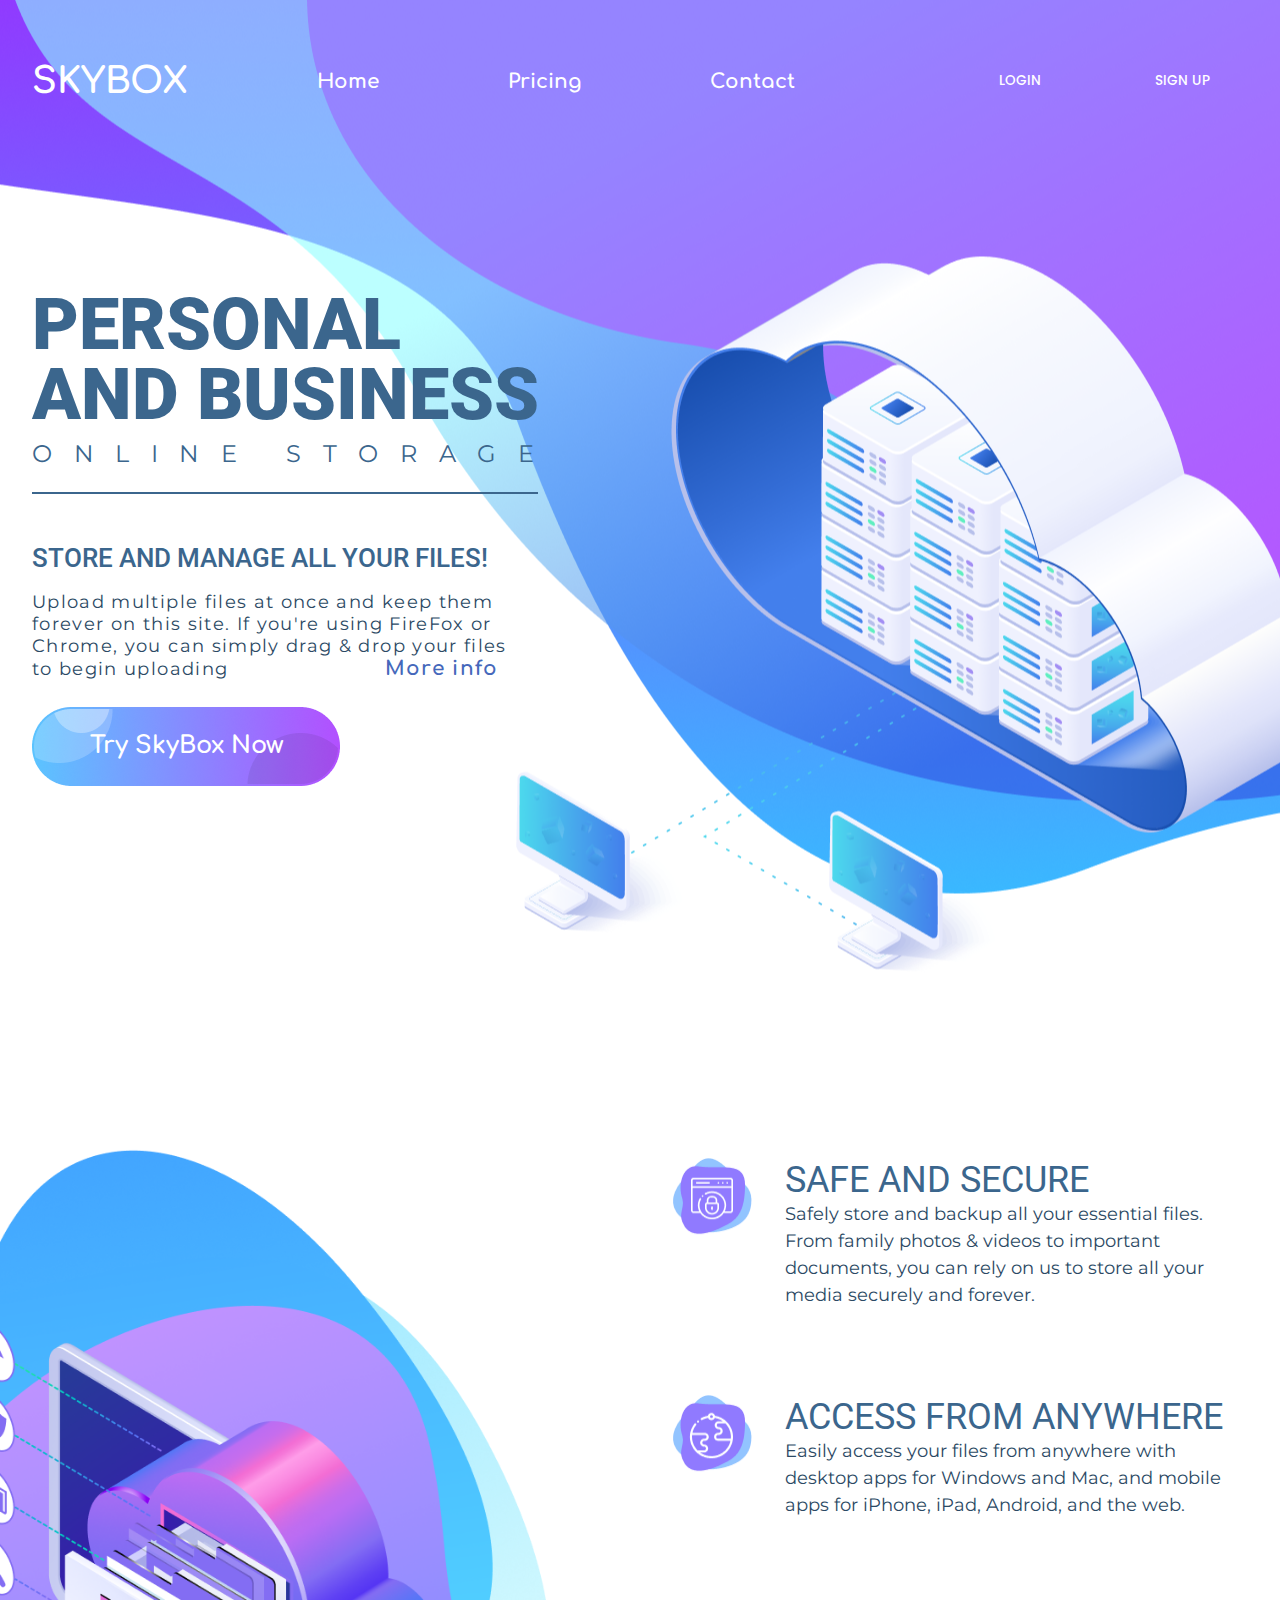
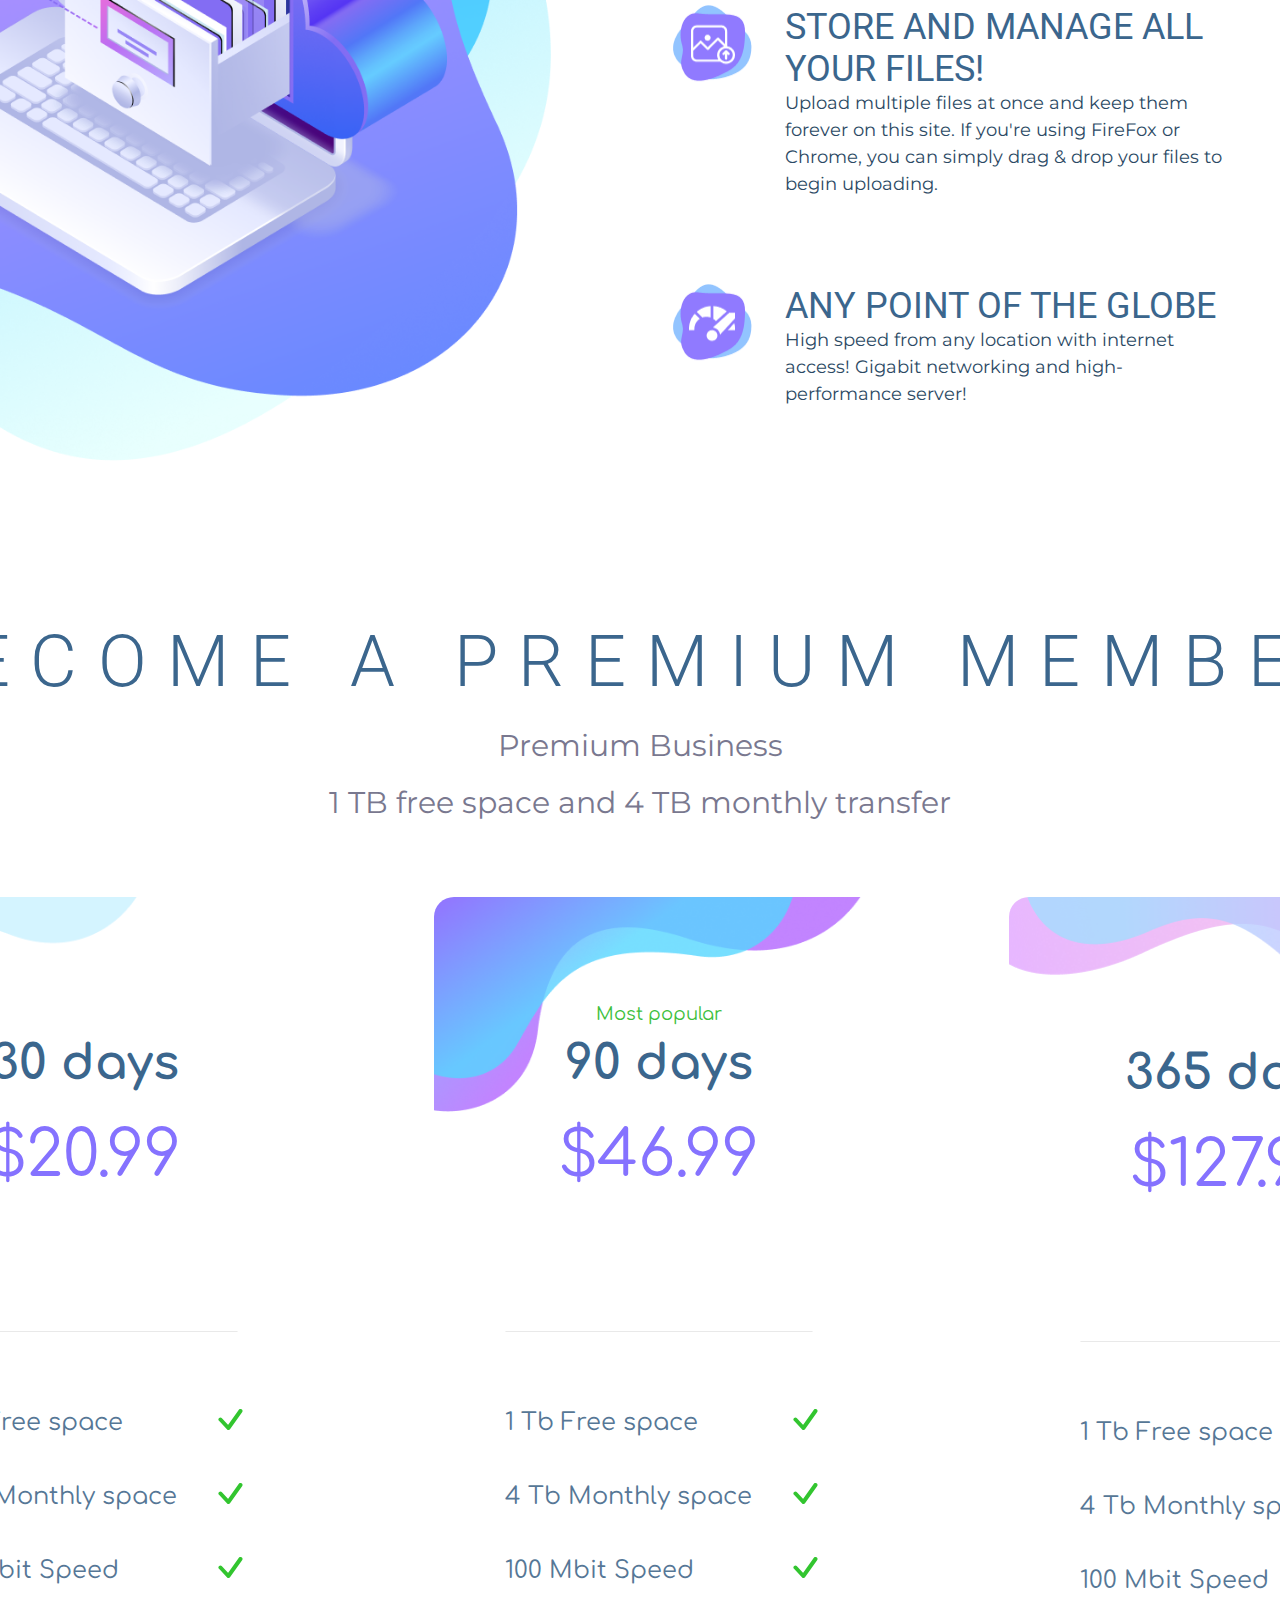
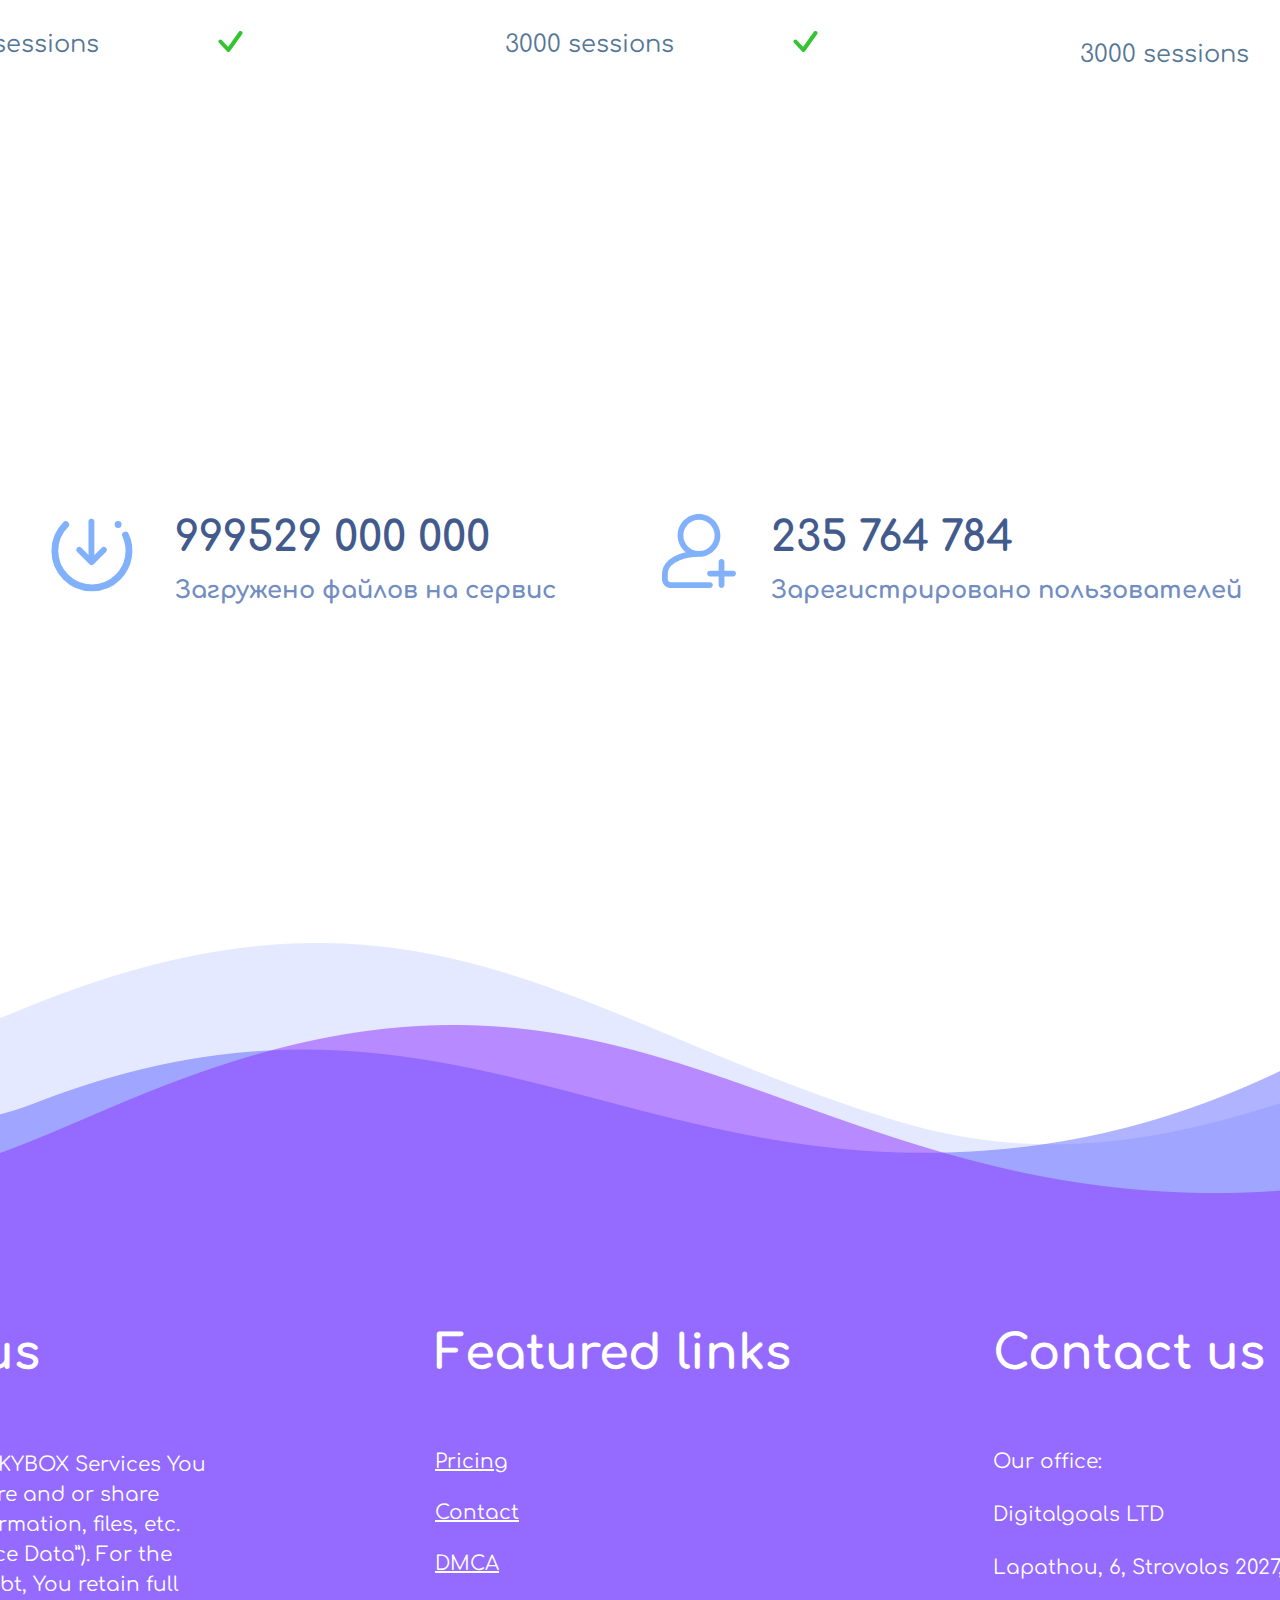
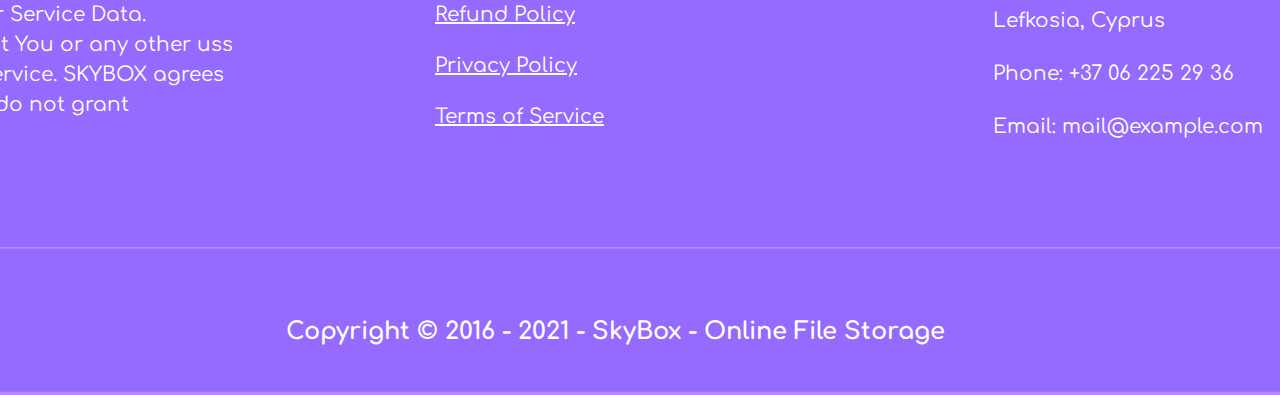
<file: index.html>
<!DOCTYPE html>
<html lang="en">
<head>
    <meta charset="UTF-8">
    <meta http-equiv="X-UA-Compatible" content="IE=edge">
    <meta name="viewport" content="width=device-width, initial-scale=1.0">
    <title>SKY-cloud</title>
    <link rel="stylesheet" href="assets/css/style.css">
</head>
<body class="IndexHTML">
<!--Header-->
    <section class="Sec1">
        <header>
            <a href="index.html"><p class="LogoName">skybox</p></a>
            <a href="index.html">Home</a>
            <a href="Price.html">Pricing</a>
            <a href="Contact.html">Contact</a>
            <div>
                <a href="Login.html">login</a>
                <a href="Register.html">sign up</a>
            </div>
        </header>
        <div class="Sec1Div">
            <h2 class="Roboto">Personal and Business</h2>
            <p class="Mont" style="text-transform: uppercase; letter-spacing: 0.9em; color: #3B668D; font-weight: 400; font-size: 24px; margin-bottom: 12px;">Online storage</p>
            <img src="assets/images/index/LineSec1.png" alt="error">
            <p class="Roboto" style="text-transform: uppercase; color:#3B668D; font-size: 26px; font-weight: 500; line-height: 156%; margin-top: 40px; margin-bottom: 13px;">STORE AND MANAGE ALL YOUR Files!</p>
            <p class="Mont" style="width: 484px; font-size: 18px; color: #2b4964; font-weight: 400; letter-spacing: 0.075em; margin-bottom: 27px;">Upload multiple files at once and keep them forever on this site. If you're using FireFox or Chrome, you can simply drag & drop your files to begin uploading <a href="FAQ.html" style="margin-left: 150px; color: #4568bb; font-size: 20px; font-weight: 700;" class="Comfort MoreInfo">More info</a></p>
            <a href="Register.html" class="Button">Try SkyBox Now</a>
        </div>
    </section>
<!--Sec2-->
    <section class="Sec2">
        <div class="Sec2Div">
            <img src="assets/images/index/Sec2Bg.png" alt="error" style="margin-left: 50px; width: 937px; height: 1028px;">
            <div>
                <div style="display: flex; margin-top: 40px;">
                    <img src="assets/images/index/SafeAndSecureIcon.png" alt="error">
                    <div>
                        <h4 style="text-transform: uppercase; font-size: 36px; color: #3B668D; font-weight: 400;" class="Roboto">SAFE AND SECURE</h4>
                        <p class="Mont" style="width: 421px;">Safely store and backup all your essential files. From family photos & videos to important documents, you can rely on us to store all your media securely and forever.</p>
                    </div>
                </div>
                <div style="display: flex;">
                    <img src="assets/images/index/AccessFromAnywhere.png" alt="error">
                    <div>
                        <h4 style="text-transform: uppercase; font-size: 36px; color: #3B668D; font-weight: 400;" class="Roboto">Access from anywhere</h4>
                        <p class="Mont" style="width: 438px;">Easily access your files from anywhere with desktop apps for Windows and Mac, and mobile apps for iPhone, iPad, Android, and the web.</p>
                    </div>
                </div>
                <div style="display: flex;">
                    <img src="assets/images/index/StoreAndManage.png" alt="error">
                    <div>
                        <h4 style="text-transform: uppercase; font-size: 36px; color: #3B668D; font-weight: 400;" class="Roboto">STORE AND MANAGE ALL YOUR FILES!</h4>
                        <p class="Mont" style="width: 438px;">Upload multiple files at once and keep them forever on this site. If you're using FireFox or Chrome, you can simply drag & drop your files to begin uploading.</p>
                    </div>
                </div>
                <div style="display: flex;">
                    <img src="assets/images/index/AnyPointGlobe.png" alt="error">
                    <div>
                        <h4 style="text-transform: uppercase; font-size: 36px; color: #3B668D; font-weight: 400;" class="Roboto">Any point of the globe</h4>
                        <p class="Mont" style="width: 396px;">High speed from any location with internet access! Gigabit networking and high-performance server!</p>
                    </div>
                </div>
            </div>
        </div>
    </section>
<!--Sec3-->
    <section class="Sec3">
        <div class="Sec3Div">
            <h2 style="text-transform: uppercase; color: #3B668D; font-size: 72px; font-weight: 300; letter-spacing: 0.285em;" class="Roboto">Become a PREMIUM MEMBER</h2>
            <p class="Mont FirstPSec3">Premium Business</p>
            <p class="Mont FirstPSec3">1 TB free space and 4 TB monthly transfer</p>
            <div class="RowSec3Div">
                <img src="assets/images/index/Sec3Bg.png" alt="error" style="margin-top: 50px; height: 854px;">
                <div style="width: 1600px; display: flex; justify-content: space-between; margin-left: -170px">
                    <div class="MemberShipFirstCard">
                        <img src="assets/images/index/FirstMembershipBg.png" alt="error" style="border-top-left-radius: 20px;" class="MemberShipTopFirst">
                        <h3 class="Comfort" style="font-size: 48px; font-weight: 700; color: #3B668D;">30 days</h3>
                        <h2 class="Comfort" style="color: #8572FF; font-size: 64px; font-weight: 400; margin-top: 30px;">$20.99</h2>
                        <img src="assets/images/index/SmallLineMembership.png" alt="error" style="width: 308px; height: 1px; align-self: center; margin: 117px 0 77px 0;">
                        <ul>
                            <li>1 Tb Free space</li>
                            <li>4 Tb Monthly space</li>
                            <li>100 Mbit Speed</li>
                            <li>3000 sessions</li>
                        </ul>
                        <a href="Profile.html" class="Sec3Button">Sing Up</a>
                        <p class="MoneyBack">14-day money back guarantee</p>
                    </div>
                    <div class="MemberShipFirstCard">
                        <img src="assets/images/index/SecondMembershipBg.png" alt="error" style="border-top-left-radius: 20px;" class="MemberShipTopFirst MemberShipTopSecond">
                        <p class="Comfort" style="color: #40bf3d; font-size: 18px; font-weight: 400; margin-bottom: 13px; margin-top: -140px;">Most popular</p>
                        <h3 class="Comfort" style="font-size: 48px; font-weight: 700; color: #3B668D;">90 days</h3>
                        <h2 class="Comfort" style="color: #8572FF; font-size: 64px; font-weight: 400; margin-top: 30px;">$46.99</h2>
                        <img src="assets/images/index/SmallLineMembership.png" alt="error" style="width: 308px; height: 1px; align-self: center; margin: 117px 0 77px 0;">
                        <ul>
                            <li>1 Tb Free space</li>
                            <li>4 Tb Monthly space</li>
                            <li>100 Mbit Speed</li>
                            <li>3000 sessions</li>
                        </ul>
                        <a href="Profile.html" class="Sec3Button">Sing Up</a>
                        <p class="MoneyBack">14-day money back guarantee</p>
                    </div>
                    <div class="MemberShipThirdCard">
                        <img src="assets/images/index/ThirdMembershipBg.png" alt="error" style="border-top-left-radius: 20px;" class="MemberShipTopThird">
                        <h3 class="Comfort" style="font-size: 48px; font-weight: 700; color: #3B668D; margin-top: -200px;">365 days</h3>
                        <h2 class="Comfort" style="color: #8572FF; font-size: 64px; font-weight: 400; margin-top: 30px;">$127.99</h2>
                        <img src="assets/images/index/SmallLineMembership.png" alt="error" style="width: 308px; height: 1px; align-self: center; margin: 117px 0 77px 0;">
                        <ul>
                            <li>1 Tb Free space</li>
                            <li>4 Tb Monthly space</li>
                            <li>100 Mbit Speed</li>
                            <li>3000 sessions</li>
                        </ul>
                        <a href="Profile.html" class="Sec3Button">Sing Up</a>
                        <p class="MoneyBack">14-day money back guarantee</p>
                    </div>
                </div>
            </div>
        </div>
    </section>
<!--Sec4-->
    <section class="Sec4">
        <div class="Sec4Div">
            <div style="display: flex;">
                <div class="Icons">
                    <img src="assets/images/index/IconDownloaded.svg" alt="error" class="IconDownloaded">
                    <div>
                        <h3>999529 000 000</h3>
                        <p>Загружено файлов на сервис</p>
                    </div>
                </div>
                <div class="Icons">
                    <img src="assets/images/index/RegisteredUsers.svg" alt="error" class="Registered">
                    <div>
                        <h3>235 764 784</h3>
                        <p>Зарегистрировано пользователей</p>
                    </div>
                </div>
            </div>
        </div>
    </section>
<!--Footer-->
    <footer>
        <div class="ThreeFootersH2">
            <div>
                <h2 class="FooterH2">About us</h2>
                <p class="WhenUseSkyBox">When using the SKYBOX Services You may transmit, store and or share certain data, information, files, etc. (altogether “Service Data”). For the avoidance of doubt, You retain full ownership of Your Service Data. SKYBOX doea that You or any other uss while using the Service. SKYBOX agrees that these Terms do not grant</p>
            </div>
            <ul>
                <li class="FooterH2">Featured links</li>
                <li><a href="Price.html">Pricing</a></li>
                <li><a href="Contact.html">Contact</a></li>
                <li><a href="FAQ.html">DMCA</a></li>
                <li><a href="#">Refund Policy</a></li>
                <li><a href="#">Privacy Policy</a></li>
                <li><a href="#">Terms of Service</a></li>
            </ul>
            <div class="ContactUsFooter">
                <h2 class="FooterH2">Contact us</h2>
                <p>Our office:</p>
                <p>Digitalgoals LTD</p> 
                <p>Lapathou, 6, Strovolos 2027,</p> 
                <p>Lefkosia, Cyprus</p>
                <p>Phone: +37 06 225 29 36</p>
                <p>Email: mail@example.com</p> 
            </div>
        </div>
        <img src="assets/images/index/FooterLine.png" alt="error">
        <p class="Copyright">Copyright © 2016 - 2021 - SkyBox - Online File Storage</p>
    </footer>
</body>
</html>
</file>
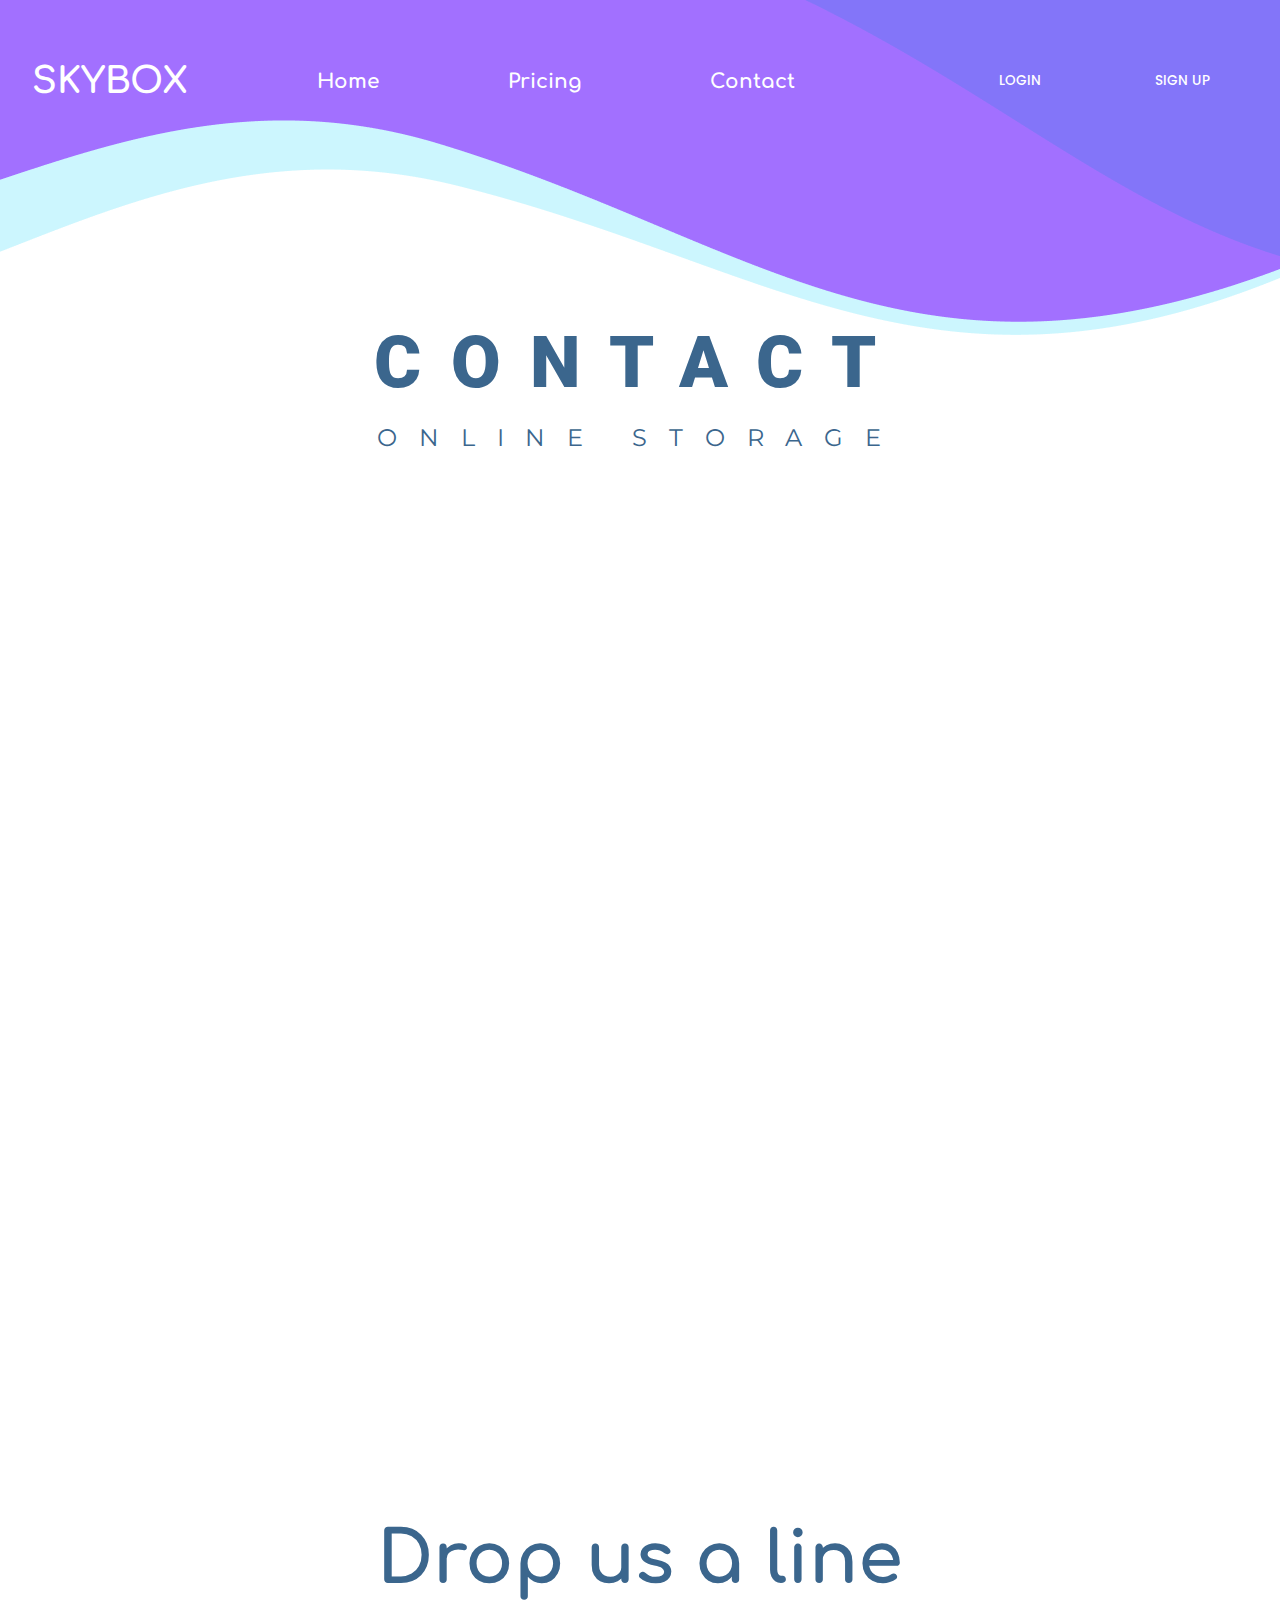
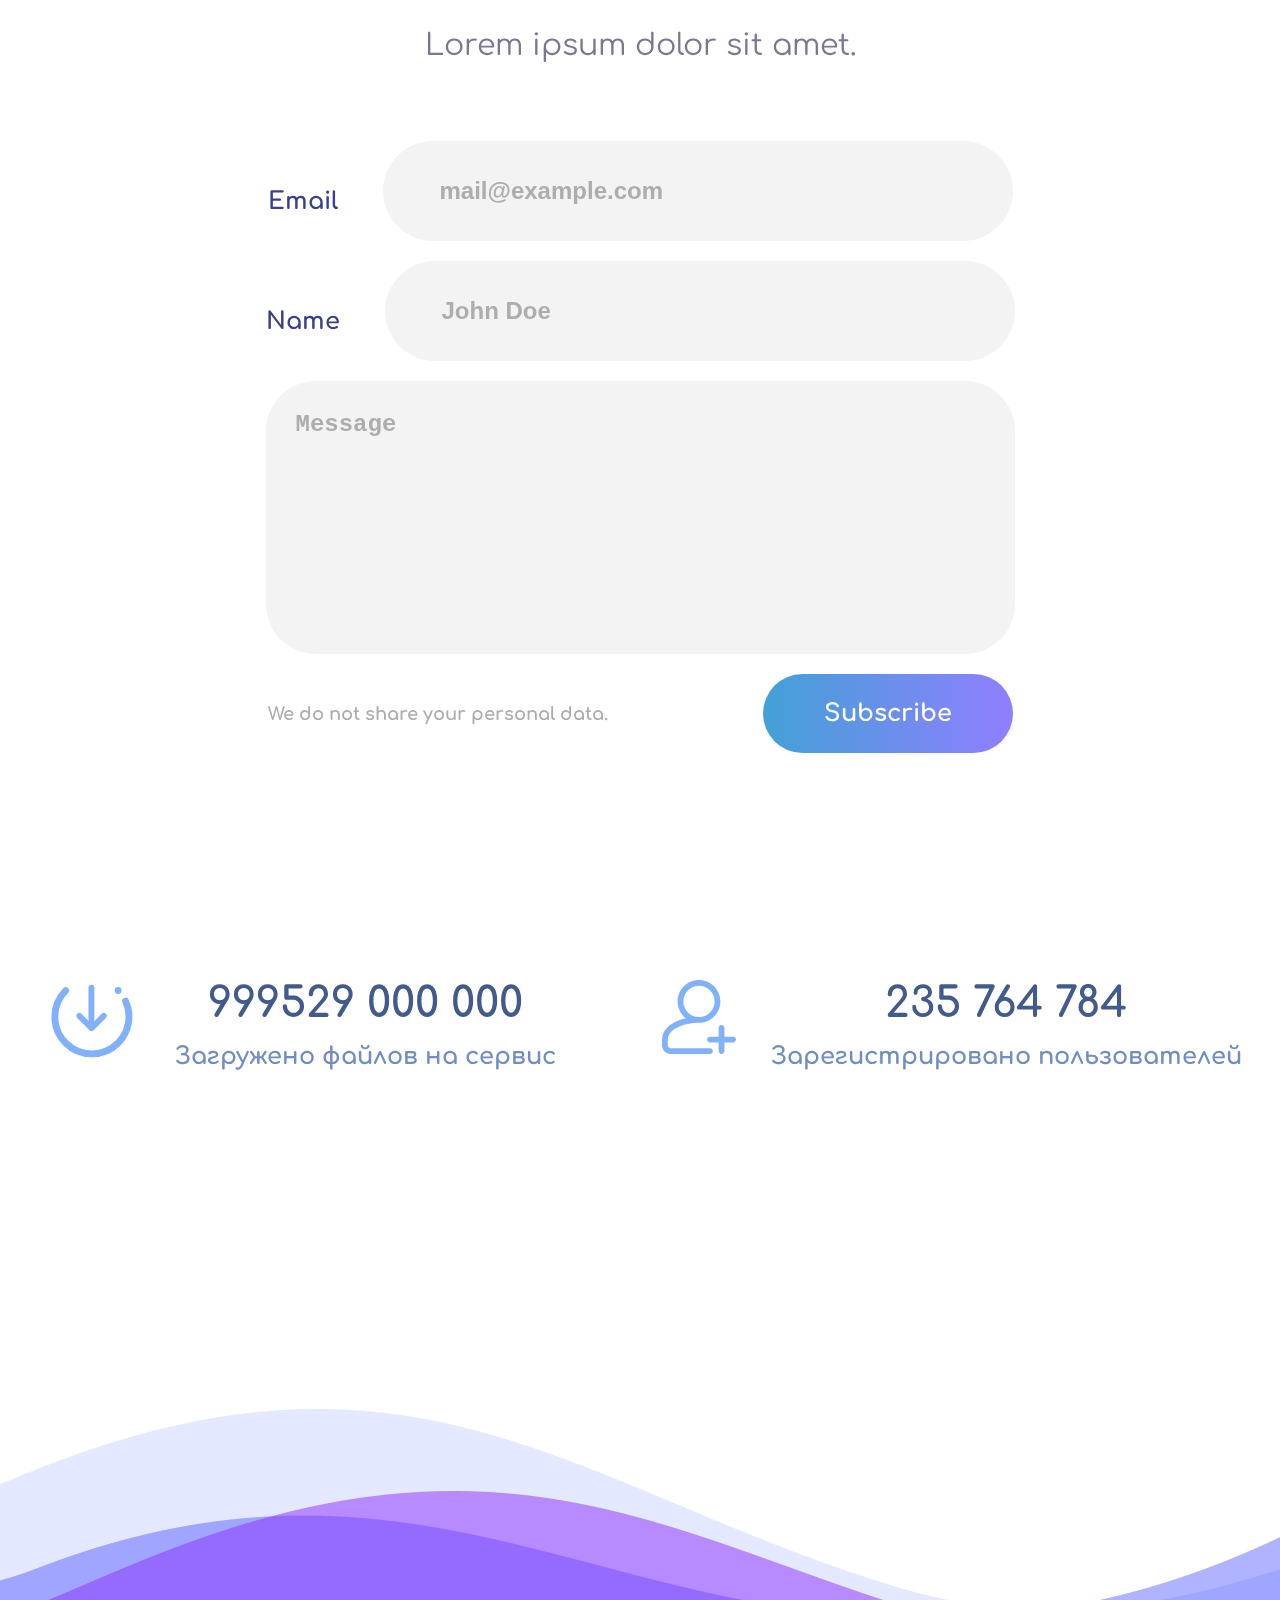
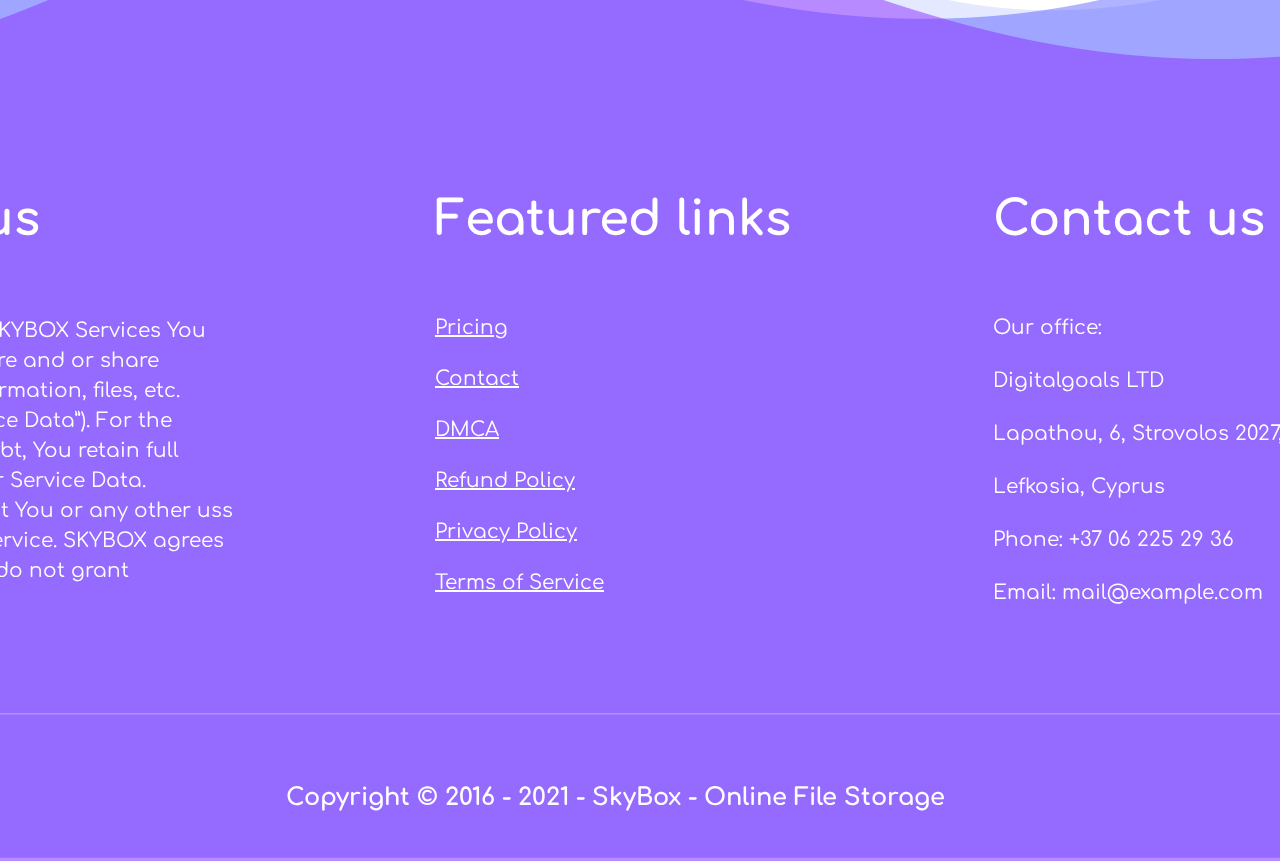
<file: Contact.html>
<!DOCTYPE html>
<html lang="en">
<head>
    <meta charset="UTF-8">
    <meta http-equiv="X-UA-Compatible" content="IE=edge">
    <meta name="viewport" content="width=device-width, initial-scale=1.0">
    <title>SKY-cloud</title>
    <link rel="stylesheet" href="assets/css/style.css">
</head>
<body class="ContactHTML ModalBody">
    <section class="Sec1">
        <header>
            <div class="HeaderDiv">
                <a href="index.html"><p class="LogoName">skybox</p></a>
                <a href="index.html">Home</a>
                <a href="Price.html">Pricing</a>
                <a href="Contact.html">Contact</a>
                <div>
                    <a href="Login.html">login</a>
                    <a href="Register.html">sign up</a>
                </div>
            </div>
        </header>
        <div class="Sec1Div">
            <h2>Contact</h2>
            <p>Online storage</p>
            <iframe src="https://www.google.com/maps/embed?pb=!1m18!1m12!1m3!1d2252.559807315096!2d51.79394541551187!3d55.62707480914987!2m3!1f0!2f0!3f0!3m2!1i1024!2i768!4f13.1!3m3!1m2!1s0x415f93726cd900db%3A0x6466deefbe381af3!2z0J3QuNC20L3QtdC60LDQvNGB0LrQuNC5INC40L3QtNGD0YHRgtGA0LjQsNC70YzQvdGL0Lkg0YLQtdGF0L3QuNC60YPQvA!5e0!3m2!1sru!2sru!4v1649683879315!5m2!1sru!2sru" width="1920" height="838" style="border:0;" allowfullscreen="" loading="lazy" referrerpolicy="no-referrer-when-downgrade"></iframe>
        </div>
    </section>
    <section class="Sec2">
        <div class="Sec2Div">
            <h2 class="DropUsAline">Drop us a line</h2>
            <p class="Sec2Lorem">Lorem ipsum dolor sit amet.</p>
            <div>
                <p class="BeforeInputP">Email</p>
                <input type="email" required placeholder="mail@example.com" class="EmailContactHtml">
            </div>
            <div>
                <p class="BeforeInputP">Name</p>
                <input type="text" required placeholder="John Doe" class="NameContactHtml">
            </div>
            <textarea cols="30" rows="10" placeholder="Message"></textarea>
            <div>
                <p class="WeDont">We do not share your personal data.</p>
                <a href="#">Subscribe</a>
            </div>
        </div>
    </section>
    <section class="Sec4">
        <div class="Sec4Div">
            <div style="display: flex;">
                <div class="Icons">
                    <img src="assets/images/index/IconDownloaded.svg" alt="error" class="IconDownloaded">
                    <div>
                        <h3>999529 000 000</h3>
                        <p>Загружено файлов на сервис</p>
                    </div>
                </div>
                <div class="Icons">
                    <img src="assets/images/index/RegisteredUsers.svg" alt="error" class="Registered">
                    <div>
                        <h3>235 764 784</h3>
                        <p>Зарегистрировано пользователей</p>
                    </div>
                </div>
            </div>
        </div>
    </section>
    <footer>
        <div class="ThreeFootersH2">
            <div>
                <h2 class="FooterH2">About us</h2>
                <p class="WhenUseSkyBox">When using the SKYBOX Services You may transmit, store and or share certain data, information, files, etc. (altogether “Service Data”). For the avoidance of doubt, You retain full ownership of Your Service Data. SKYBOX doea that You or any other uss while using the Service. SKYBOX agrees that these Terms do not grant</p>
            </div>
            <ul>
                <li class="FooterH2">Featured links</li>
                <li><a href="Price.html">Pricing</a></li>
                <li><a href="Contact.html">Contact</a></li>
                <li><a href="FAQ.html">DMCA</a></li>
                <li><a href="#">Refund Policy</a></li>
                <li><a href="#">Privacy Policy</a></li>
                <li><a href="#">Terms of Service</a></li>
            </ul>
            <div class="ContactUsFooter">
                <h2 class="FooterH2">Contact us</h2>
                <p>Our office:</p>
                <p>Digitalgoals LTD</p> 
                <p>Lapathou, 6, Strovolos 2027,</p> 
                <p>Lefkosia, Cyprus</p>
                <p>Phone: +37 06 225 29 36</p>
                <p>Email: mail@example.com</p> 
            </div>
        </div>
        <img src="assets/images/index/FooterLine.png" alt="error">
        <p class="Copyright">Copyright © 2016 - 2021 - SkyBox - Online File Storage</p>
    </footer>
</body>
</html>
</file>
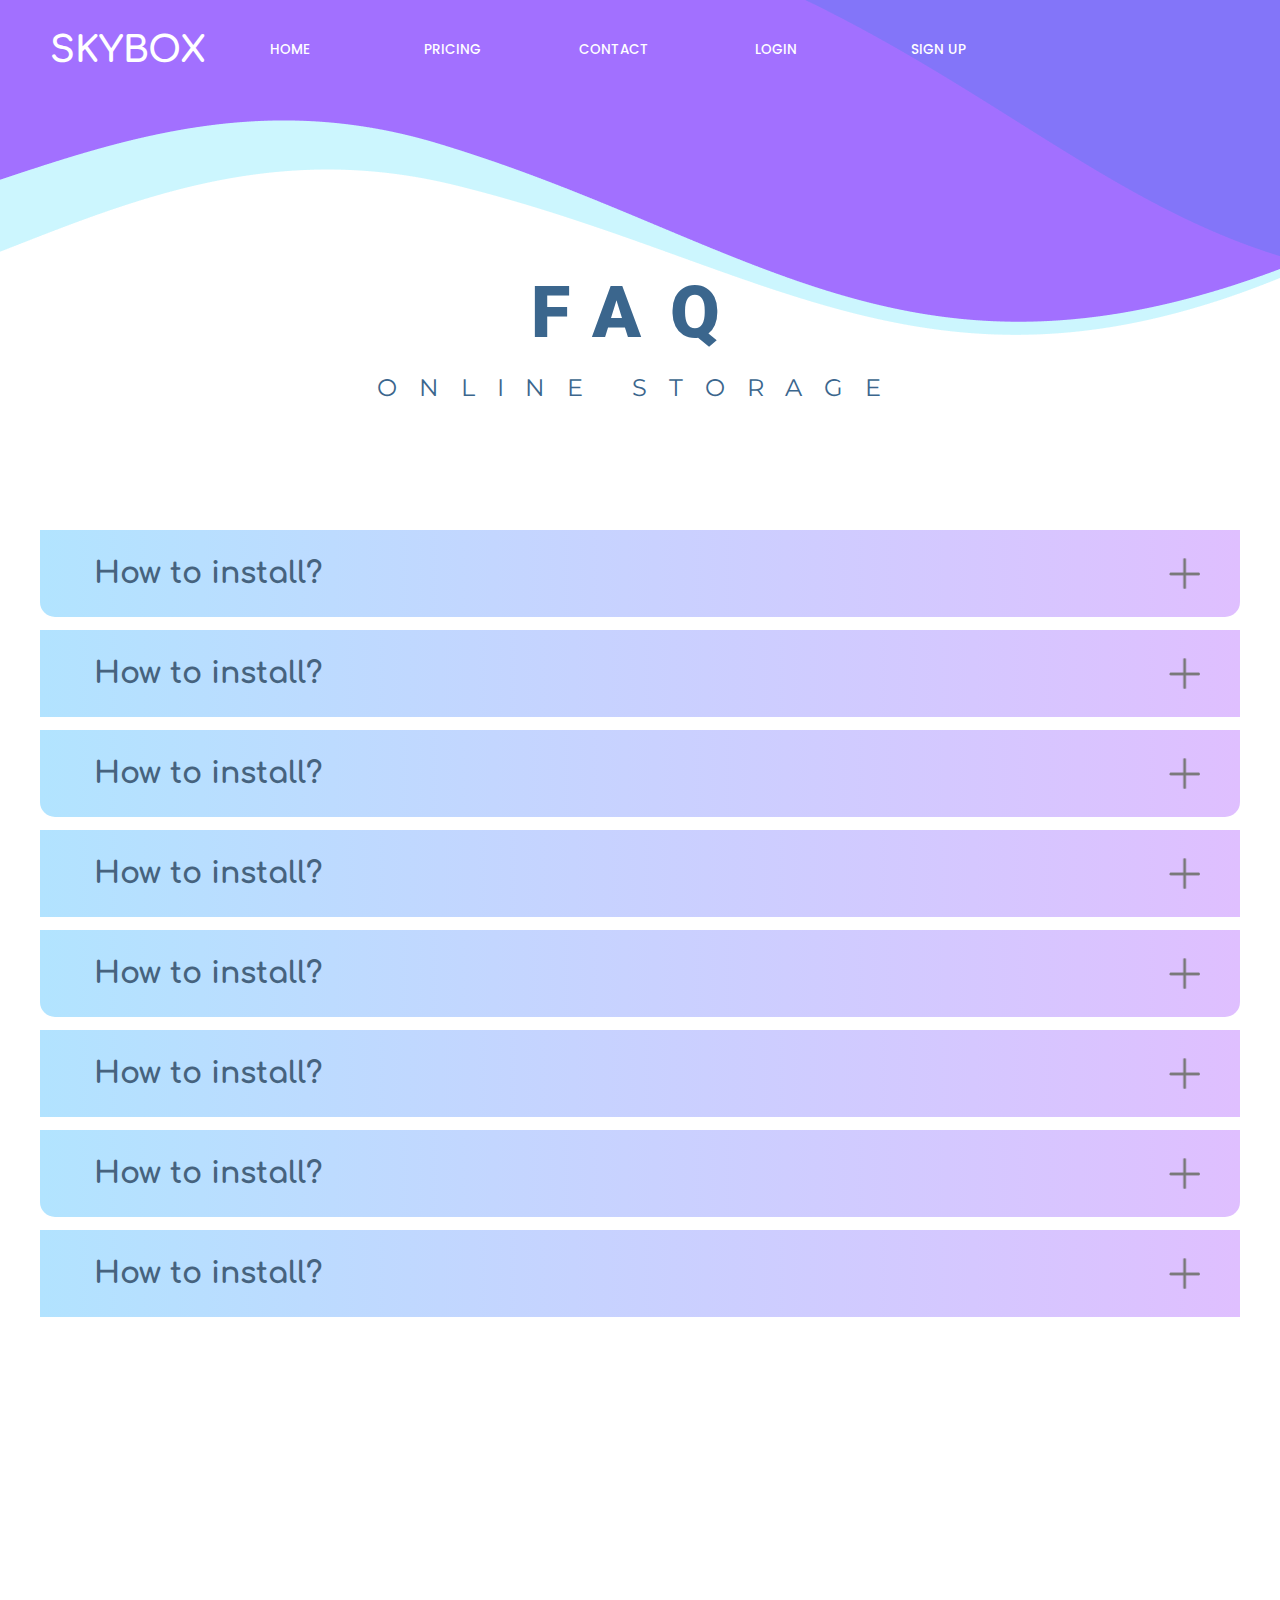
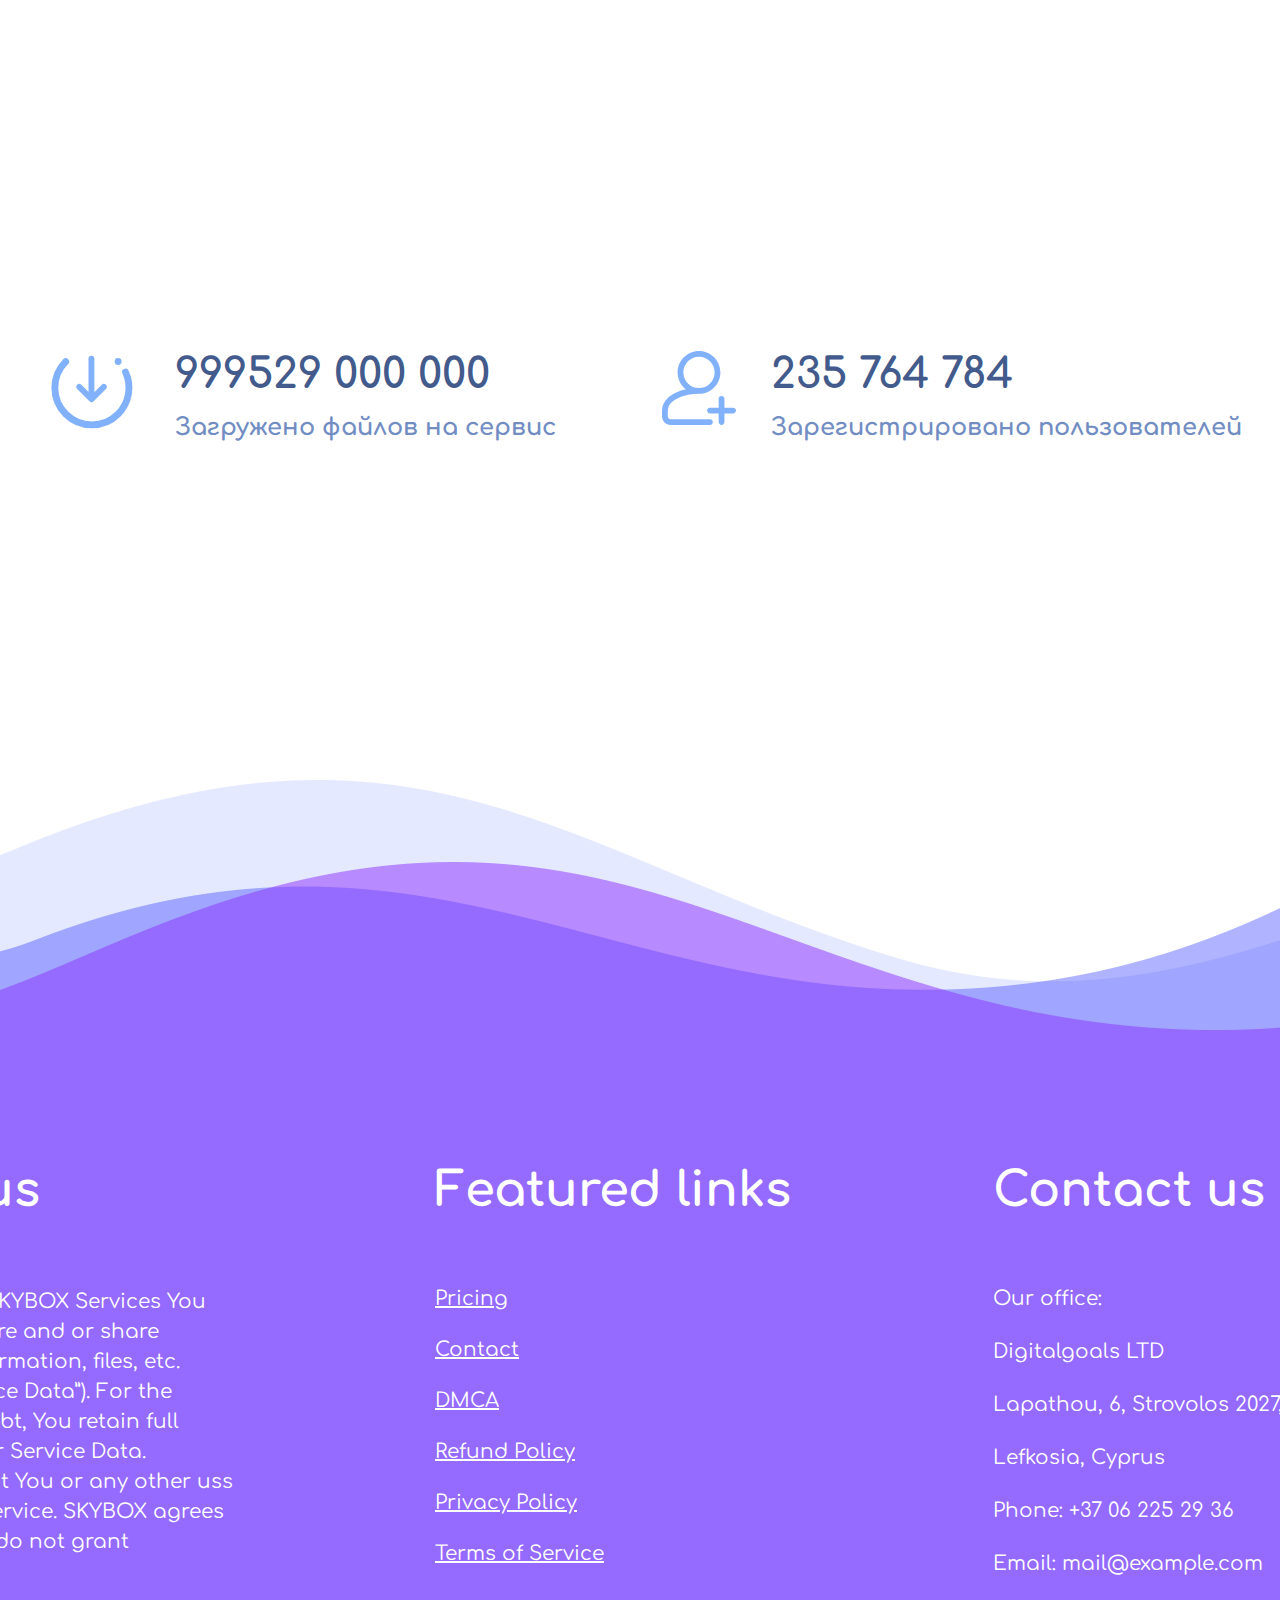
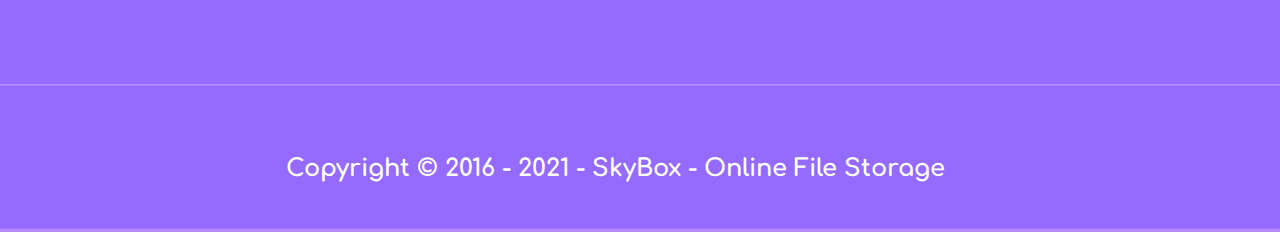
<file: FAQ.html>
<!DOCTYPE html>
<html lang="en">
<head>
    <meta charset="UTF-8">
    <meta http-equiv="X-UA-Compatible" content="IE=edge">
    <meta name="viewport" content="width=device-width, initial-scale=1.0">
    <title>SKY-cloud</title>
    <link rel="stylesheet" href="assets/css/style.css">
</head>
<body class="FAQHTML" id="FAQ.html">
    <section class="Sec1">
        <header>
            <div class="HeaderDiv">
                <a href="index.html"><p class="LogoName">skybox</p></a>
                <a href="index.html">Home</a>
                <a href="Price.html">Pricing</a>
                <a href="Contact.html">Contact</a>
                <div>
                    <a href="Login.html" class="png">login</a>
                    <a href="Register.html" class="png">sign up</a>
                </div>
            </div>
        </header>
        <!--Sec1-->
        <div class="Sec1Div">
            <h2>FAQ</h2>
            <p class="Mont FirstPSec3">Online storage</p>
            <div class="AllTheQuestion">
                <div class="DivWithMinus B2E4">
                    <h5>How to install?</h5>
                    <div class="PlusMinusDiv"></div>
                </div>
                <p class="Answer">Orci nibh faucibus nunc aliquet diam. Neque quis dignissim ipsum eget sed massa feugiat sit nibh. Pretium eget morbi tincidunt justo, mattis tincidunt facilisis lorem. Commodo, sit enim, amet fringilla in proin purus. Et odio arcu libero at sed quam tempor, neque. Scelerisque arcu vel vehicula eget posuere. Sed urna velit aliquam in pharetra. Tempus libero elit ac hac et morbi. Sed viverra vel adipiscing mauris, congue tincidunt integer. Sed gravida in cursus pellentesque odio.</p>
            </div>
            <div class="AllTheQuestion">
                <div class="DivWithMinus B2E3">
                    <h5>How to install?</h5>
                    <div class="PlusMinusDiv"></div>
                </div>
                <p class="Answer">Orci nibh faucibus nunc aliquet diam. Neque quis dignissim ipsum eget sed massa feugiat sit nibh. Pretium eget morbi tincidunt justo, mattis tincidunt facilisis lorem. Commodo, sit enim, amet fringilla in proin purus. Et odio arcu libero at sed quam tempor, neque. Scelerisque arcu vel vehicula eget posuere. Sed urna velit aliquam in pharetra. Tempus libero elit ac hac et morbi. Sed viverra vel adipiscing mauris, congue tincidunt integer. Sed gravida in cursus pellentesque odio.</p>
            </div>
            <div class="AllTheQuestion">
                <div class="DivWithMinus B2E4">
                    <h5>How to install?</h5>
                    <div class="PlusMinusDiv"></div>
                </div>
                <p class="Answer">Orci nibh faucibus nunc aliquet diam. Neque quis dignissim ipsum eget sed massa feugiat sit nibh. Pretium eget morbi tincidunt justo, mattis tincidunt facilisis lorem. Commodo, sit enim, amet fringilla in proin purus. Et odio arcu libero at sed quam tempor, neque. Scelerisque arcu vel vehicula eget posuere. Sed urna velit aliquam in pharetra. Tempus libero elit ac hac et morbi. Sed viverra vel adipiscing mauris, congue tincidunt integer. Sed gravida in cursus pellentesque odio.</p>
            </div>
            <div class="AllTheQuestion">
                <div class="DivWithMinus B2E3">
                    <h5>How to install?</h5>
                    <div class="PlusMinusDiv"></div>
                </div>
                <p class="Answer">Orci nibh faucibus nunc aliquet diam. Neque quis dignissim ipsum eget sed massa feugiat sit nibh. Pretium eget morbi tincidunt justo, mattis tincidunt facilisis lorem. Commodo, sit enim, amet fringilla in proin purus. Et odio arcu libero at sed quam tempor, neque. Scelerisque arcu vel vehicula eget posuere. Sed urna velit aliquam in pharetra. Tempus libero elit ac hac et morbi. Sed viverra vel adipiscing mauris, congue tincidunt integer. Sed gravida in cursus pellentesque odio.</p>
            </div>
            <div class="AllTheQuestion">
                <div class="DivWithMinus B2E4">
                    <h5>How to install?</h5>
                    <div class="PlusMinusDiv"></div>
                </div>
                <p class="Answer">Orci nibh faucibus nunc aliquet diam. Neque quis dignissim ipsum eget sed massa feugiat sit nibh. Pretium eget morbi tincidunt justo, mattis tincidunt facilisis lorem. Commodo, sit enim, amet fringilla in proin purus. Et odio arcu libero at sed quam tempor, neque. Scelerisque arcu vel vehicula eget posuere. Sed urna velit aliquam in pharetra. Tempus libero elit ac hac et morbi. Sed viverra vel adipiscing mauris, congue tincidunt integer. Sed gravida in cursus pellentesque odio.</p>
            </div>
            <div class="AllTheQuestion">
                <div class="DivWithMinus B2E3">
                    <h5>How to install?</h5>
                    <div class="PlusMinusDiv"></div>
                </div>
                <p class="Answer">Orci nibh faucibus nunc aliquet diam. Neque quis dignissim ipsum eget sed massa feugiat sit nibh. Pretium eget morbi tincidunt justo, mattis tincidunt facilisis lorem. Commodo, sit enim, amet fringilla in proin purus. Et odio arcu libero at sed quam tempor, neque. Scelerisque arcu vel vehicula eget posuere. Sed urna velit aliquam in pharetra. Tempus libero elit ac hac et morbi. Sed viverra vel adipiscing mauris, congue tincidunt integer. Sed gravida in cursus pellentesque odio.</p>
            </div>
            <div class="AllTheQuestion">
                <div class="DivWithMinus B2E4">
                    <h5>How to install?</h5>
                    <div class="PlusMinusDiv"></div>
                </div>
                <p class="Answer">Orci nibh faucibus nunc aliquet diam. Neque quis dignissim ipsum eget sed massa feugiat sit nibh. Pretium eget morbi tincidunt justo, mattis tincidunt facilisis lorem. Commodo, sit enim, amet fringilla in proin purus. Et odio arcu libero at sed quam tempor, neque. Scelerisque arcu vel vehicula eget posuere. Sed urna velit aliquam in pharetra. Tempus libero elit ac hac et morbi. Sed viverra vel adipiscing mauris, congue tincidunt integer. Sed gravida in cursus pellentesque odio.</p>
            </div>
            <div class="AllTheQuestion">
                <div class="DivWithMinus B2E3">
                    <h5>How to install?</h5>
                    <div class="PlusMinusDiv"></div>
                </div>
                <p class="Answer">Orci nibh faucibus nunc aliquet diam. Neque quis dignissim ipsum eget sed massa feugiat sit nibh. Pretium eget morbi tincidunt justo, mattis tincidunt facilisis lorem. Commodo, sit enim, amet fringilla in proin purus. Et odio arcu libero at sed quam tempor, neque. Scelerisque arcu vel vehicula eget posuere. Sed urna velit aliquam in pharetra. Tempus libero elit ac hac et morbi. Sed viverra vel adipiscing mauris, congue tincidunt integer. Sed gravida in cursus pellentesque odio.</p>
            </div>
        </div>
    <section class="Sec4">
        <div class="Sec4Div">
            <div style="display: flex;">
                <div class="Icons">
                    <img src="assets/images/index/IconDownloaded.svg" alt="error" class="IconDownloaded">
                    <div>
                        <h3>999529 000 000</h3>
                        <p>Загружено файлов на сервис</p>
                    </div>
                </div>
                <div class="Icons">
                    <img src="assets/images/index/RegisteredUsers.svg" alt="error" class="Registered">
                    <div>
                        <h3>235 764 784</h3>
                        <p>Зарегистрировано пользователей</p>
                    </div>
                </div>
            </div>
        </div>
    </section>
    <footer>
        <div class="ThreeFootersH2">
            <div>
                <h2 class="FooterH2">About us</h2>
                <p class="WhenUseSkyBox">When using the SKYBOX Services You may transmit, store and or share certain data, information, files, etc. (altogether “Service Data”). For the avoidance of doubt, You retain full ownership of Your Service Data. SKYBOX doea that You or any other uss while using the Service. SKYBOX agrees that these Terms do not grant</p>
            </div>
            <ul>
                <li class="FooterH2">Featured links</li>
                <li><a href="Price.html">Pricing</a></li>
                <li><a href="Contact.html">Contact</a></li>
                <li><a href="FAQ.html">DMCA</a></li>
                <li><a href="#">Refund Policy</a></li>
                <li><a href="#">Privacy Policy</a></li>
                <li><a href="#">Terms of Service</a></li>
            </ul>
            <div class="ContactUsFooter">
                <h2 class="FooterH2">Contact us</h2>
                <p>Our office:</p>
                <p>Digitalgoals LTD</p> 
                <p>Lapathou, 6, Strovolos 2027,</p> 
                <p>Lefkosia, Cyprus</p>
                <p>Phone: +37 06 225 29 36</p>
                <p>Email: mail@example.com</p> 
            </div>
        </div>
        <img src="assets/images/index/FooterLine.png" alt="error">
        <p class="Copyright">Copyright © 2016 - 2021 - SkyBox - Online File Storage</p>
    </footer>
</body>
</html>
</file>
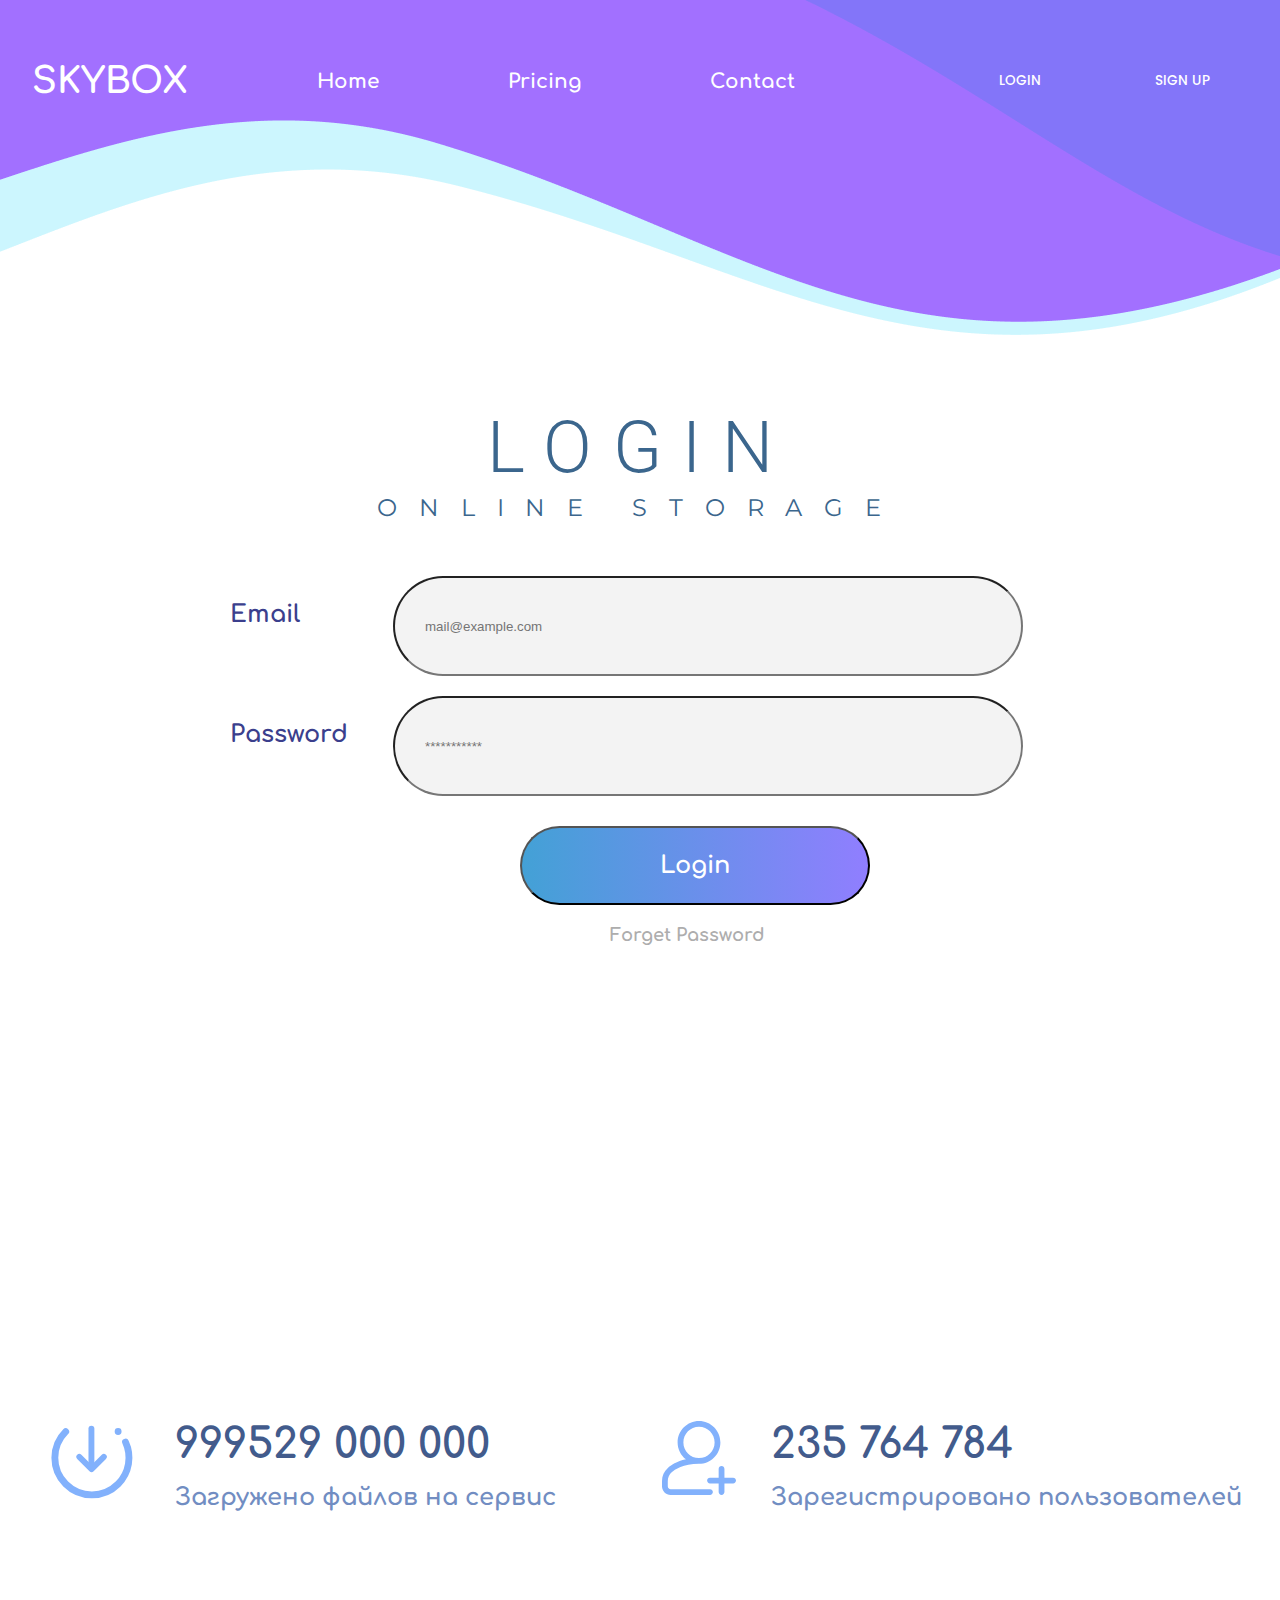
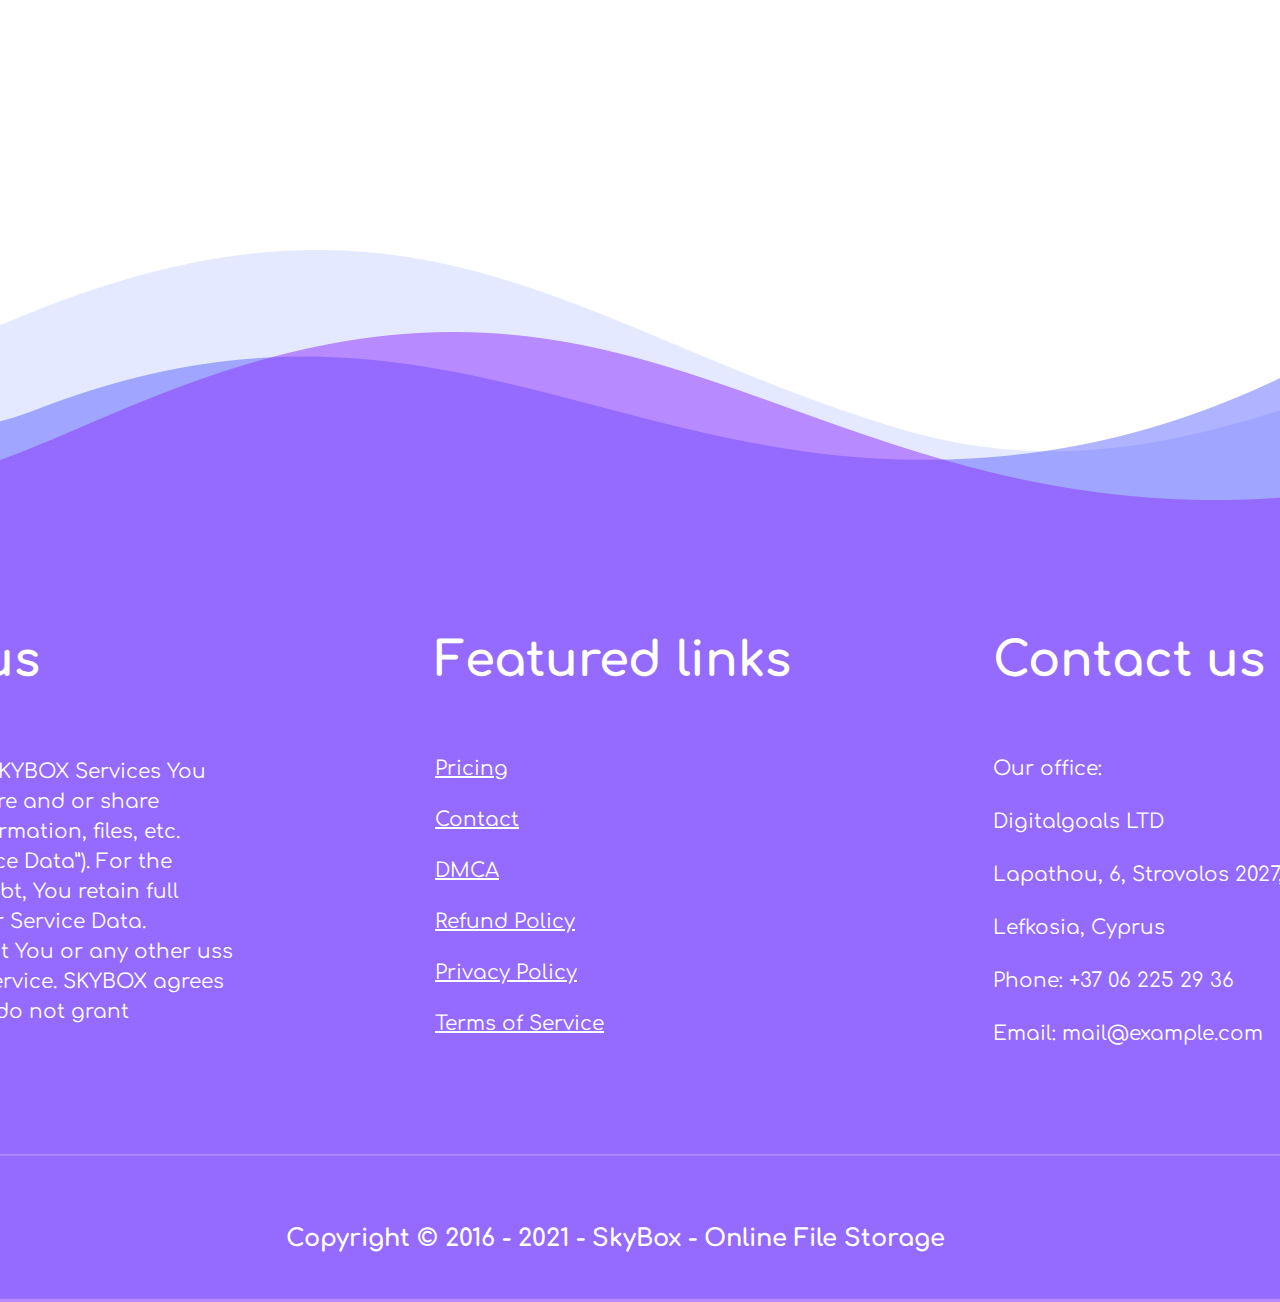
<file: Login.html>
<!DOCTYPE html>
<html lang="en">
<head>
    <meta charset="UTF-8">
    <meta http-equiv="X-UA-Compatible" content="IE=edge">
    <meta name="viewport" content="width=device-width, initial-scale=1.0">
    <title>SKY-cloud</title>
    <link rel="stylesheet" href="assets/css/style.css">
</head>
<body class="LoginHTML ModalBody">
    <section class="Sec1">
        <header>
            <div class="HeaderDiv">
                <a href="index.html"><p class="LogoName">skybox</p></a>
                <a href="index.html">Home</a>
                <a href="Price.html">Pricing</a>
                <a href="Contact.html">Contact</a>
                <div>
                    <a href="Login.html">login</a>
                    <a href="Register.html">sign up</a>
                </div>
            </div>
        </header>
    <!--Sec1-->
        <section class="Sec_9">
            <div class="drop">
                <h2 style="text-transform: uppercase; color: #3B668D; font-size: 72px; font-weight: 300; letter-spacing: 0.285em;" class="Roboto">Login</h2>
                <p class="tittle">Online storage</p>
            </div>
            <div class="ping">
            <div class="namee">
                <p class="sec9_tittle">Email</p>
                <input class="inpt2" type="text" placeholder="mail@example.com">
            </div>
            <div class="inptt">
                <p class="sec9_tittle">Password</p>
                <input class="inpt2" type="text" placeholder="***********">
            </div>
            <div class="line">
                <button class="btn5">Login</button>
            </div>
            <div class="Forget_Password">
                <p class="sec9_tittle1">Forget Password</p>
            </div>
            </div>
        </section>
    <section class="Sec4">
        <div class="Sec4Div">
            <div style="display: flex;">
                <div class="Icons">
                    <img src="assets/images/index/IconDownloaded.svg" alt="error" class="IconDownloaded">
                    <div>
                        <h3>999529 000 000</h3>
                        <p>Загружено файлов на сервис</p>
                    </div>
                </div>
                <div class="Icons">
                    <img src="assets/images/index/RegisteredUsers.svg" alt="error" class="Registered">
                    <div>
                        <h3>235 764 784</h3>
                        <p>Зарегистрировано пользователей</p>
                    </div>
                </div>
            </div>
        </div>
    </section>
    <footer>
        <div class="ThreeFootersH2">
            <div>
                <h2 class="FooterH2">About us</h2>
                <p class="WhenUseSkyBox">When using the SKYBOX Services You may transmit, store and or share certain data, information, files, etc. (altogether “Service Data”). For the avoidance of doubt, You retain full ownership of Your Service Data. SKYBOX doea that You or any other uss while using the Service. SKYBOX agrees that these Terms do not grant</p>
            </div>
            <ul>
                <li class="FooterH2">Featured links</li>
                <li><a href="Price.html">Pricing</a></li>
                <li><a href="Contact.html">Contact</a></li>
                <li><a href="FAQ.html">DMCA</a></li>
                <li><a href="#">Refund Policy</a></li>
                <li><a href="#">Privacy Policy</a></li>
                <li><a href="#">Terms of Service</a></li>
            </ul>
            <div class="ContactUsFooter">
                <h2 class="FooterH2">Contact us</h2>
                <p>Our office:</p>
                <p>Digitalgoals LTD</p> 
                <p>Lapathou, 6, Strovolos 2027,</p> 
                <p>Lefkosia, Cyprus</p>
                <p>Phone: +37 06 225 29 36</p>
                <p>Email: mail@example.com</p> 
            </div>
        </div>
        <img src="assets/images/index/FooterLine.png" alt="error">
        <p class="Copyright">Copyright © 2016 - 2021 - SkyBox - Online File Storage</p>
    </footer>
</body>
</html>
</file>
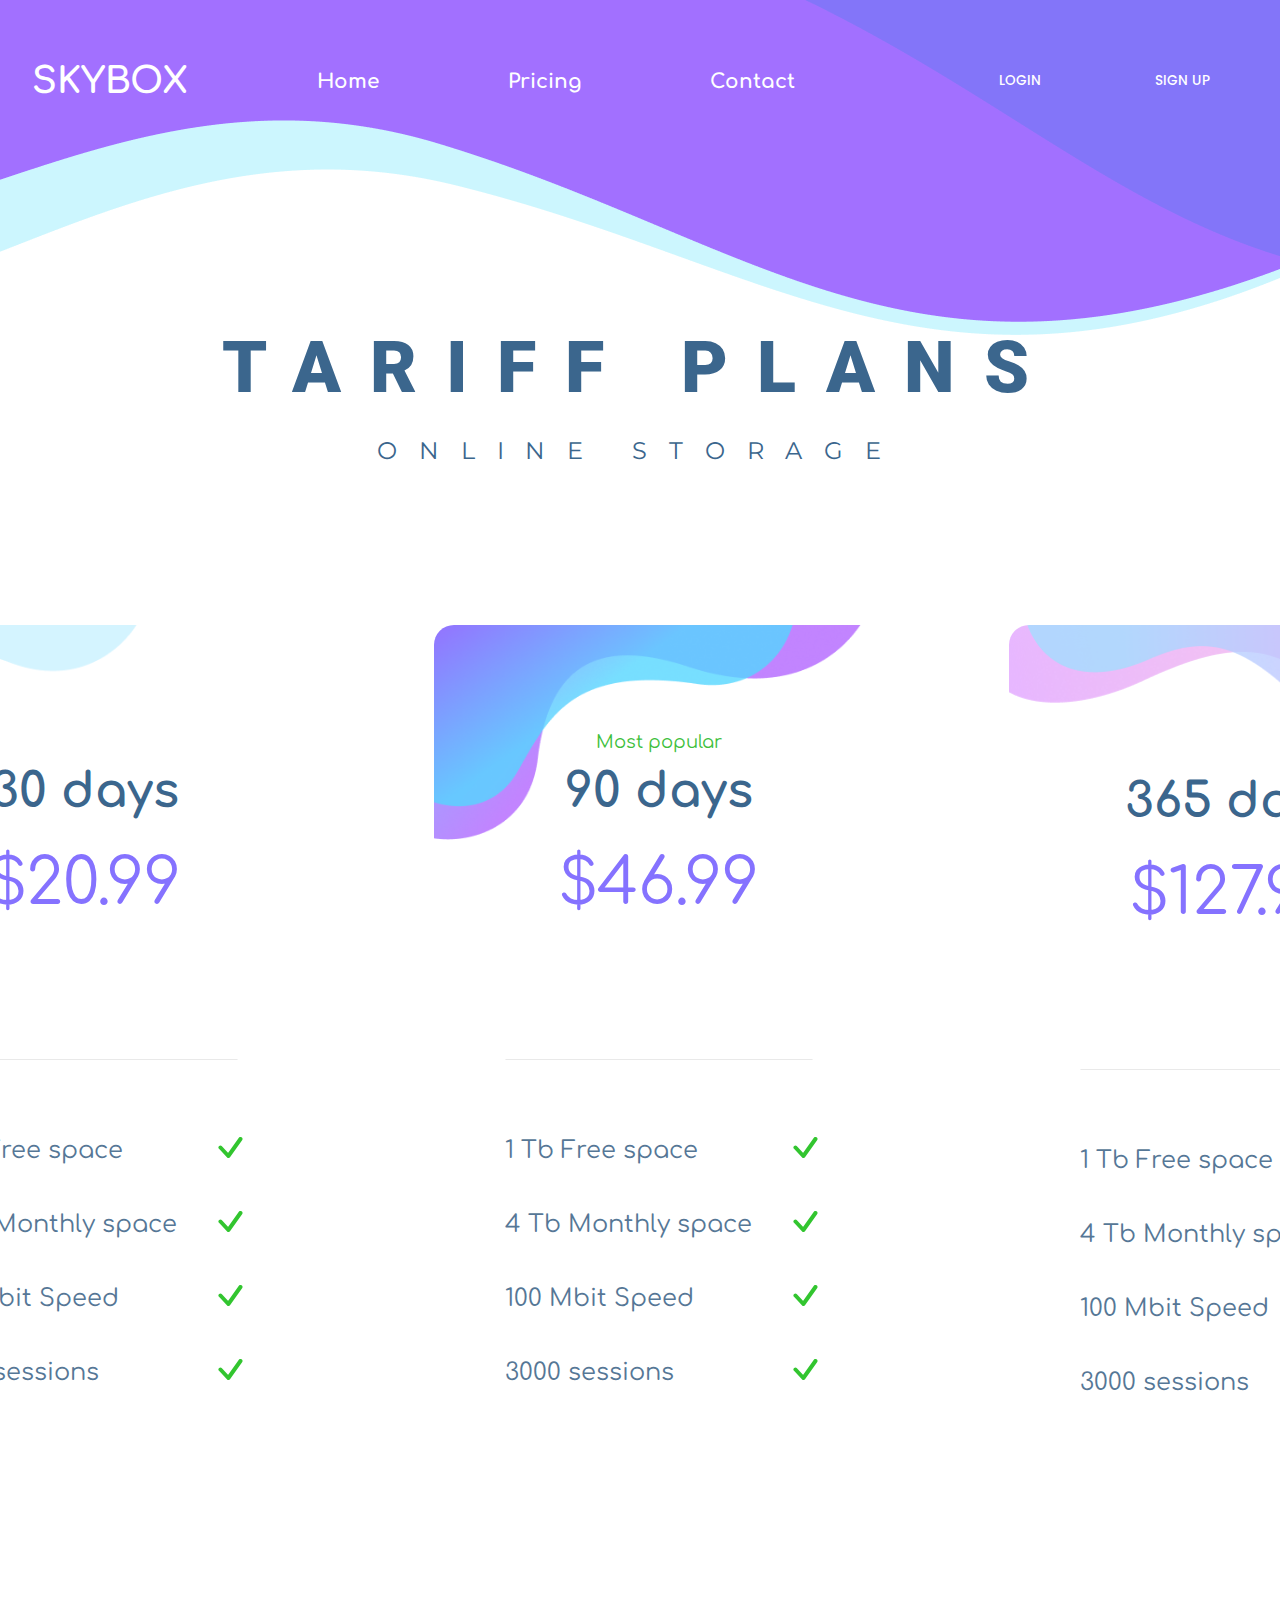
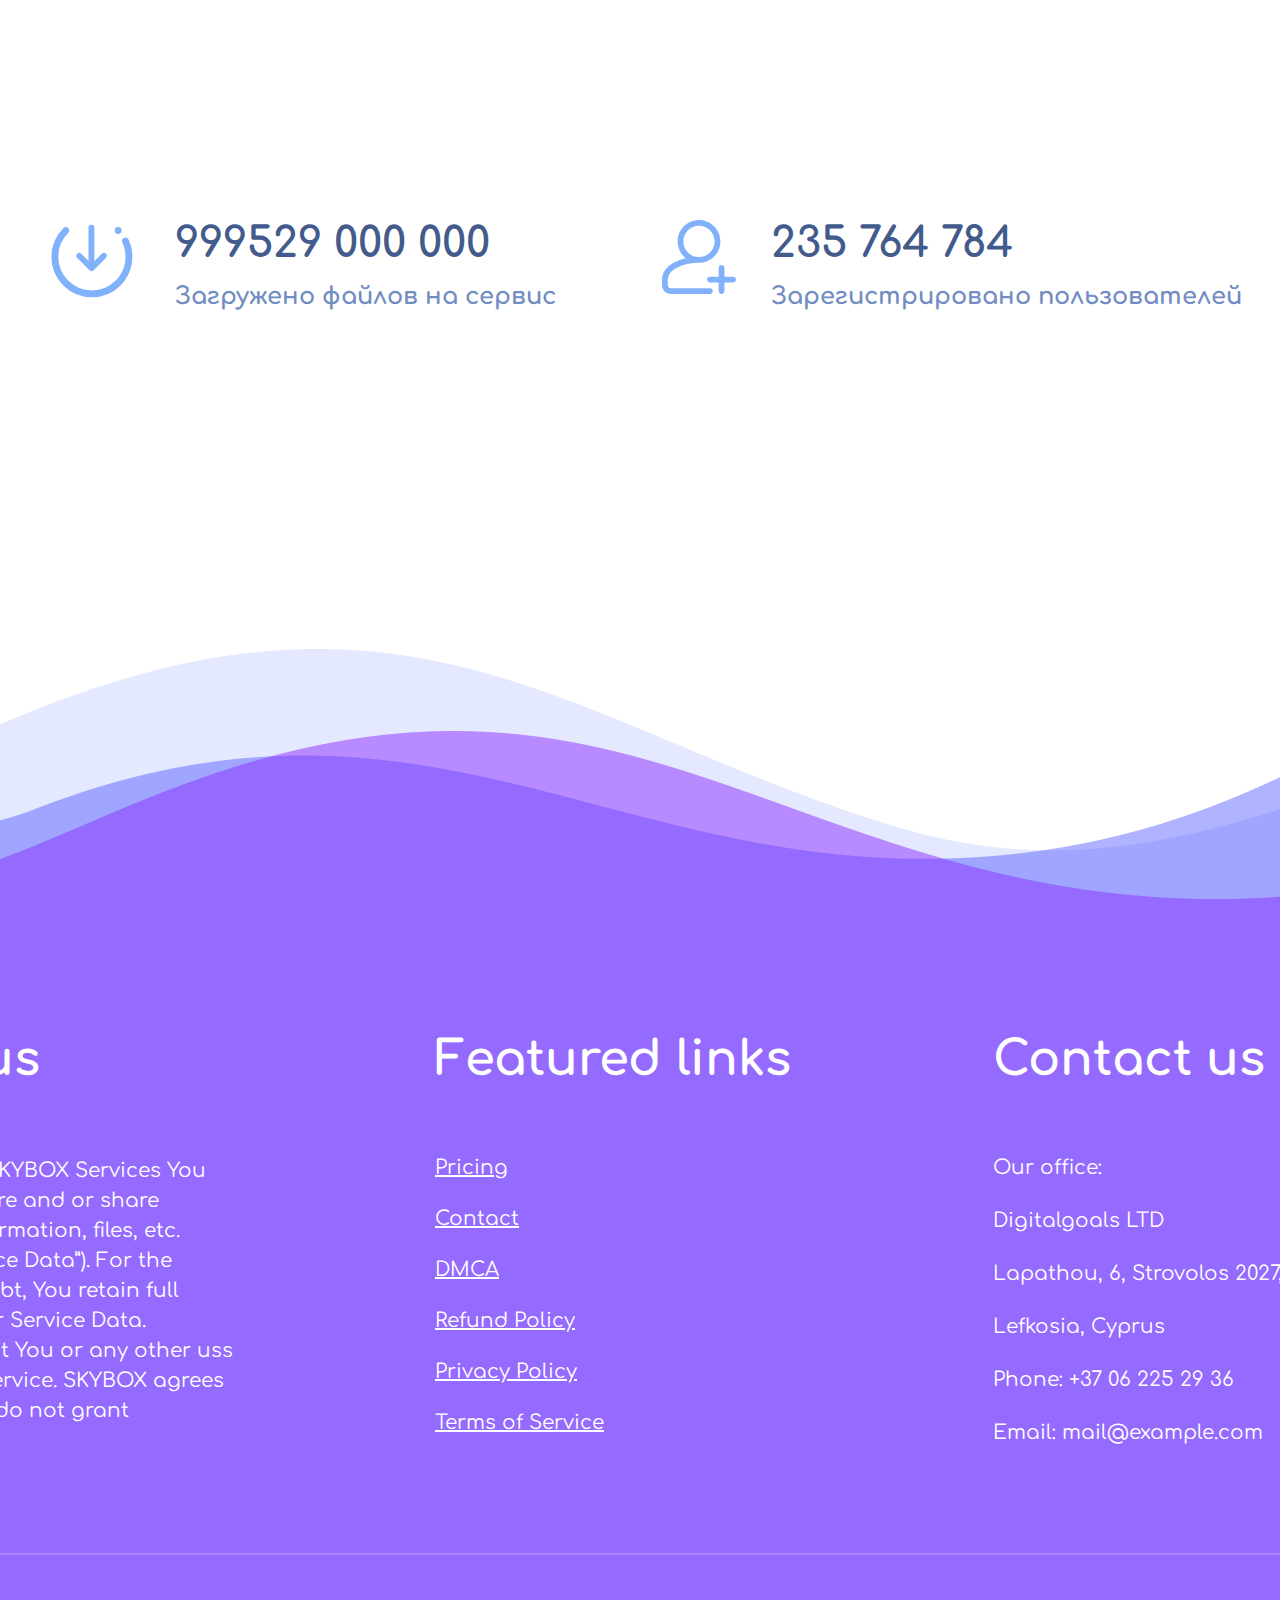
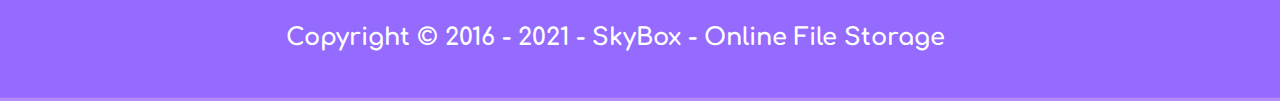
<file: Price.html>
<!DOCTYPE html>
<html lang="en">
<head>
    <meta charset="UTF-8">
    <meta http-equiv="X-UA-Compatible" content="IE=edge">
    <meta name="viewport" content="width=device-width, initial-scale=1.0">
    <title>SKY-cloud</title>
    <link rel="stylesheet" href="assets/css/style.css">
</head>
<body class="PriceHTML ModalBody">
    <section class="Sec1">
        <header>
            <div class="HeaderDiv">
                <a href="index.html"><p class="LogoName">skybox</p></a>
                <a href="index.html">Home</a>
                <a href="Price.html">Pricing</a>
                <a href="Contact.html">Contact</a>
                <div>
                    <a href="Login.html">login</a>
                    <a href="Register.html">sign up</a>
                </div>
            </div>
        </header>
        <div class="Sec1Div">

        </div>
    </section>
    <section class="Sec2">
        <div class="Sec2Div">
            <h2 style="text-transform: uppercase; color: #3B668D; font-size: 72px; font-weight: 900; letter-spacing: 0.405em; margin-top: -80px;" class="Roboto">tariff plans</h2>
            <p class="Mont FirstPSec3">Online storage</p>
            <div class="RowSec3Div">
                <img src="assets/images/index/Sec3Bg.png" alt="error" style="margin-top: 50px; height: 854px;">
                <div style="width: 1600px; display: flex; justify-content: space-between; margin-left: -170px">
                    <div class="MemberShipFirstCard">
                        <img src="assets/images/index/FirstMembershipBg.png" alt="error" style="border-top-left-radius: 20px;" class="MemberShipTopFirst">
                        <h3 class="Comfort" style="font-size: 48px; font-weight: 700; color: #3B668D;">30 days</h3>
                        <h2 class="Comfort" style="color: #8572FF; font-size: 64px; font-weight: 400; margin-top: 30px;">$20.99</h2>
                        <img src="assets/images/index/SmallLineMembership.png" alt="error" style="width: 308px; height: 1px; align-self: center; margin: 117px 0 77px 0;">
                        <ul>
                            <li>1 Tb Free space</li>
                            <li>4 Tb Monthly space</li>
                            <li>100 Mbit Speed</li>
                            <li>3000 sessions</li>
                        </ul>
                        <a href="Profile.html" class="Sec3Button">Sing Up</a>
                        <p class="MoneyBack">14-day money back guarantee</p>
                    </div>
                    <div class="MemberShipFirstCard">
                        <img src="assets/images/index/SecondMembershipBg.png" alt="error" style="border-top-left-radius: 20px;" class="MemberShipTopFirst MemberShipTopSecond">
                        <p class="Comfort" style="color: #40bf3d; font-size: 18px; font-weight: 400; margin-bottom: 13px; margin-top: -140px;">Most popular</p>
                        <h3 class="Comfort" style="font-size: 48px; font-weight: 700; color: #3B668D;">90 days</h3>
                        <h2 class="Comfort" style="color: #8572FF; font-size: 64px; font-weight: 400; margin-top: 30px;">$46.99</h2>
                        <img src="assets/images/index/SmallLineMembership.png" alt="error" style="width: 308px; height: 1px; align-self: center; margin: 117px 0 77px 0;">
                        <ul>
                            <li>1 Tb Free space</li>
                            <li>4 Tb Monthly space</li>
                            <li>100 Mbit Speed</li>
                            <li>3000 sessions</li>
                        </ul>
                        <a href="Profile.html" class="Sec3Button">Sing Up</a>
                        <p class="MoneyBack">14-day money back guarantee</p>
                    </div>
                    <div class="MemberShipThirdCard">
                        <img src="assets/images/index/ThirdMembershipBg.png" alt="error" style="border-top-left-radius: 20px;" class="MemberShipTopThird">
                        <h3 class="Comfort" style="font-size: 48px; font-weight: 700; color: #3B668D; margin-top: -200px;">365 days</h3>
                        <h2 class="Comfort" style="color: #8572FF; font-size: 64px; font-weight: 400; margin-top: 30px;">$127.99</h2>
                        <img src="assets/images/index/SmallLineMembership.png" alt="error" style="width: 308px; height: 1px; align-self: center; margin: 117px 0 77px 0;">
                        <ul>
                            <li>1 Tb Free space</li>
                            <li>4 Tb Monthly space</li>
                            <li>100 Mbit Speed</li>
                            <li>3000 sessions</li>
                        </ul>
                        <a href="Profile.html" class="Sec3Button">Sing Up</a>
                        <p class="MoneyBack">14-day money back guarantee</p>
                    </div>
                </div>
            </div>
        </div>
    </section>
    <section class="Sec4">
        <div class="Sec4Div">
            <div style="display: flex;">
                <div class="Icons">
                    <img src="assets/images/index/IconDownloaded.svg" alt="error" class="IconDownloaded">
                    <div>
                        <h3>999529 000 000</h3>
                        <p>Загружено файлов на сервис</p>
                    </div>
                </div>
                <div class="Icons">
                    <img src="assets/images/index/RegisteredUsers.svg" alt="error" class="Registered">
                    <div>
                        <h3>235 764 784</h3>
                        <p>Зарегистрировано пользователей</p>
                    </div>
                </div>
            </div>
        </div>
    </section>
    <footer>
        <div class="ThreeFootersH2">
            <div>
                <h2 class="FooterH2">About us</h2>
                <p class="WhenUseSkyBox">When using the SKYBOX Services You may transmit, store and or share certain data, information, files, etc. (altogether “Service Data”). For the avoidance of doubt, You retain full ownership of Your Service Data. SKYBOX doea that You or any other uss while using the Service. SKYBOX agrees that these Terms do not grant</p>
            </div>
            <ul>
                <li class="FooterH2">Featured links</li>
                <li><a href="Price.html">Pricing</a></li>
                <li><a href="Contact.html">Contact</a></li>
                <li><a href="FAQ.html">DMCA</a></li>
                <li><a href="#">Refund Policy</a></li>
                <li><a href="#">Privacy Policy</a></li>
                <li><a href="#">Terms of Service</a></li>
            </ul>
            <div class="ContactUsFooter">
                <h2 class="FooterH2">Contact us</h2>
                <p>Our office:</p>
                <p>Digitalgoals LTD</p> 
                <p>Lapathou, 6, Strovolos 2027,</p> 
                <p>Lefkosia, Cyprus</p>
                <p>Phone: +37 06 225 29 36</p>
                <p>Email: mail@example.com</p> 
            </div>
        </div>
        <img src="assets/images/index/FooterLine.png" alt="error">
        <p class="Copyright">Copyright © 2016 - 2021 - SkyBox - Online File Storage</p>
    </footer>
</body>
</html>
</file>
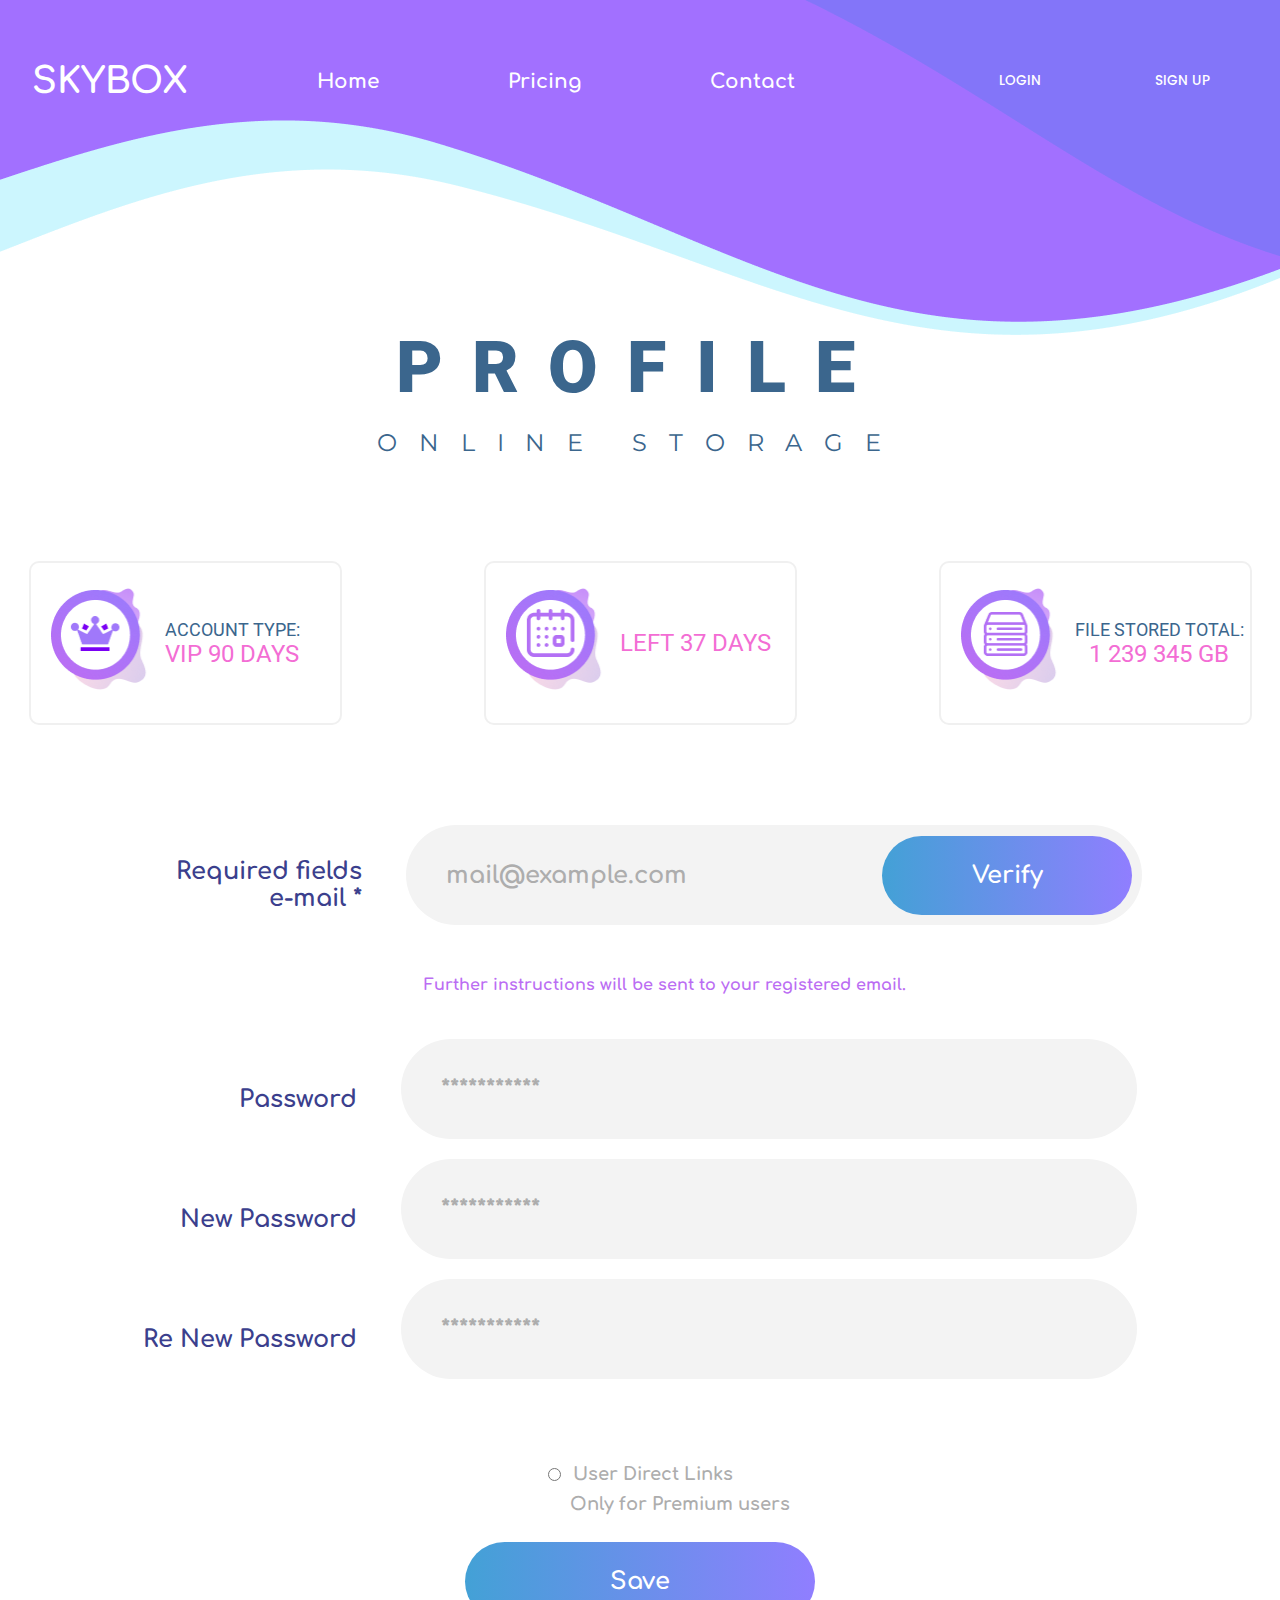
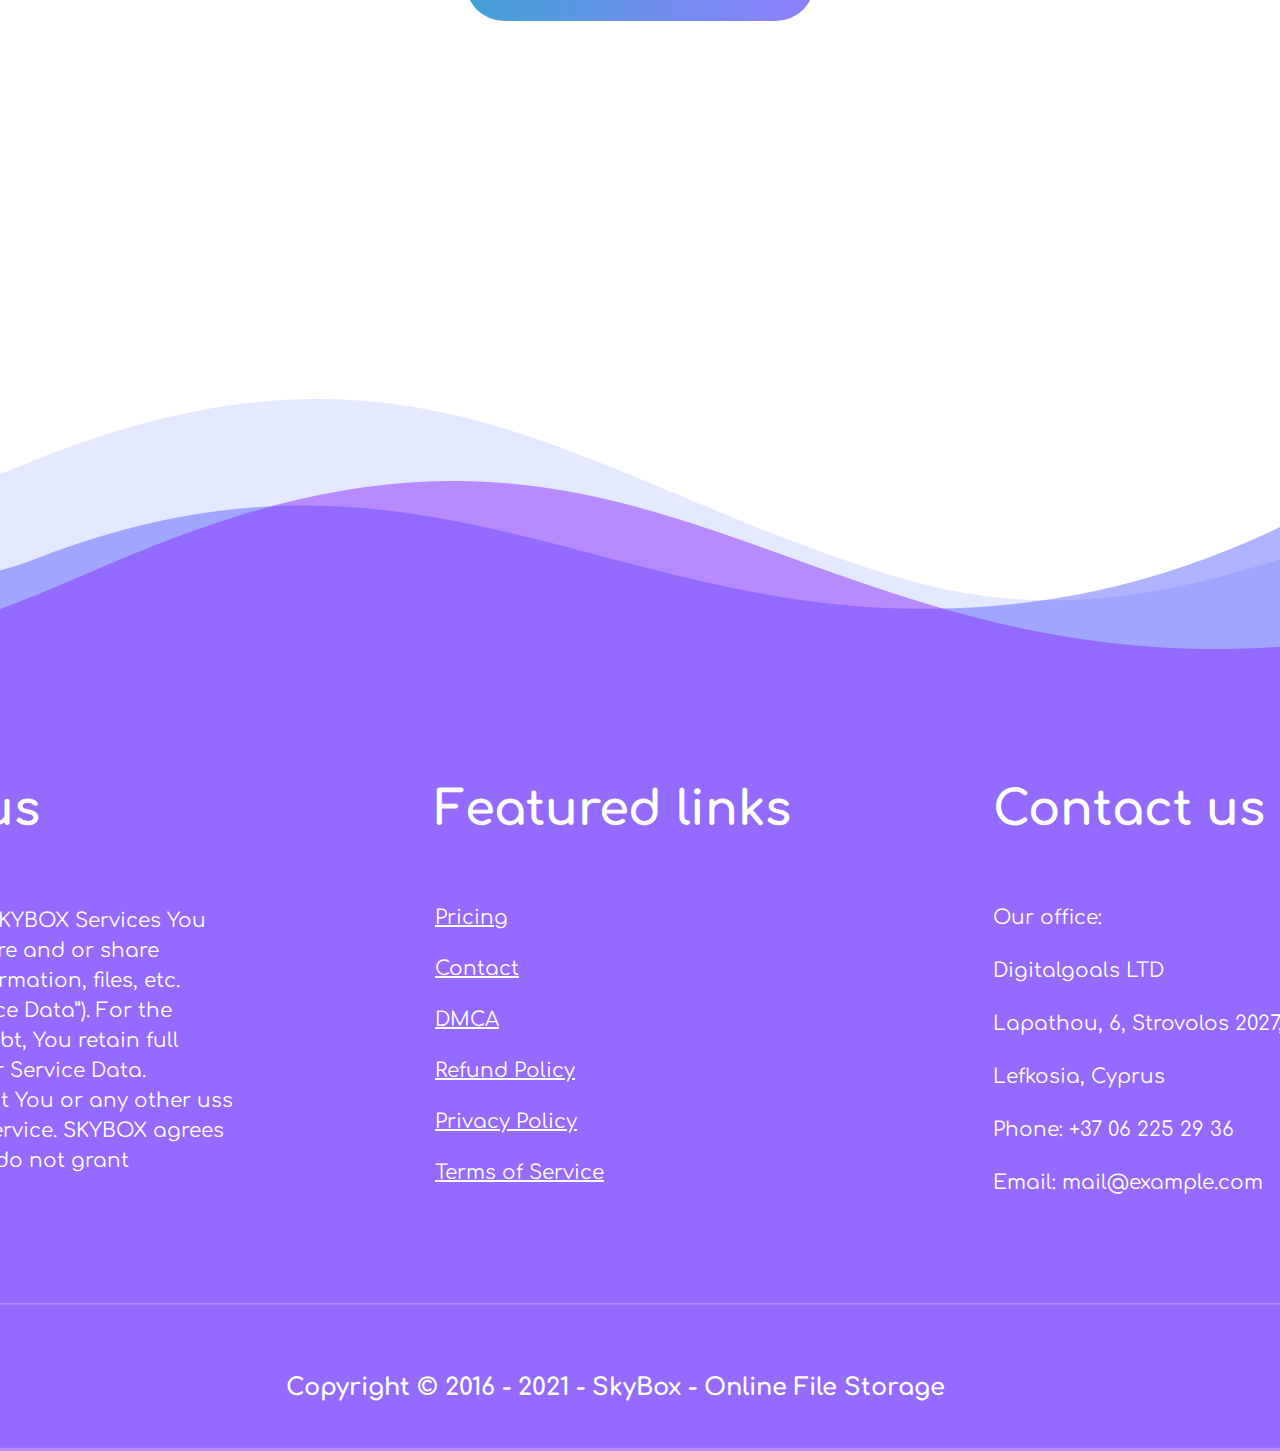
<file: Profile.html>
<!DOCTYPE html>
<html lang="en">
<head>
    <meta charset="UTF-8">
    <meta http-equiv="X-UA-Compatible" content="IE=edge">
    <meta name="viewport" content="width=device-width, initial-scale=1.0">
    <title>SKY-cloud</title>
    <link rel="stylesheet" href="assets/css/style.css">
</head>
<body class="ProfileHTML ModalBody">
    <section class="Sec1">
        <header>
            <div class="HeaderDiv">
                <a href="index.html"><p class="LogoName">skybox</p></a>
                <a href="index.html">Home</a>
                <a href="Price.html">Pricing</a>
                <a href="Contact.html">Contact</a>
                <div>
                    <a href="Login.html">login</a>
                    <a href="Register.html">sign up</a>
                </div>
            </div>
        </header>
        <div class="Sec1Div">
            <h2>profile</h2>
            <p class="Mont FirstPSec3">Online storage</p>
            <div class="AllProfileDivs">
                <div class="BorderDivProfile">
                    <img src="assets/images/Profile/Crown.png" alt="error">
                    <div>
                        <p class="BlueText">Account type:</p>
                        <p class="PinkText">VIP 90 days</p>
                    </div>
                </div>
                <div class="BorderDivProfile">
                    <img src="assets/images/Profile/Calendar.png" alt="error">
                    <div>
                        <p class="PinkText">left 37 days</p>
                    </div>
                </div>
                <div class="BorderDivProfile">
                    <img src="assets/images/Profile/Storage.png" alt="error">
                    <div>
                        <p class="BlueText">File stored total:</p>
                        <p class="PinkText">1 239 345 gb</p>
                    </div>
                </div>
            </div>
            <div>
                <p class="BeforeInputTextProfile">Required fields e-mail *</p>
                <input type="email" required placeholder="mail@example.com">
                <a href="#" class="VerifyButton">Verify</a>
            </div>
            <p class="InstructionsText">Further instructions will be sent to your registered email.</p>
            <div>
                <p class="BeforeInputTextProfile">Password</p>
                <input type="password" placeholder="***********" required>
            </div>
            <div>
                <p class="BeforeInputTextProfile">New Password</p>
                <input type="password" placeholder="***********" required>
            </div>
            <div>
                <p class="BeforeInputTextProfile">Re New Password</p>
                <input type="password" placeholder="***********" required>
            </div>
            <div style="margin-top: 65px;">
                <input type="radio">
                <p class="GrayText" style="margin-left: 12px;">User Direct Links</p>
            </div>
            <p class="GrayText" style="margin: 10px 0 28px 80px;">Only for Premium users</p>
            <a href="#" class="SaveProfileButton">Save</a>
        </div>
    </section>
    <footer>
        <div class="ThreeFootersH2">
            <div>
                <h2 class="FooterH2">About us</h2>
                <p class="WhenUseSkyBox">When using the SKYBOX Services You may transmit, store and or share certain data, information, files, etc. (altogether “Service Data”). For the avoidance of doubt, You retain full ownership of Your Service Data. SKYBOX doea that You or any other uss while using the Service. SKYBOX agrees that these Terms do not grant</p>
            </div>
            <ul>
                <li class="FooterH2">Featured links</li>
                <li><a href="Price.html">Pricing</a></li>
                <li><a href="Contact.html">Contact</a></li>
                <li><a href="FAQ.html">DMCA</a></li>
                <li><a href="#">Refund Policy</a></li>
                <li><a href="#">Privacy Policy</a></li>
                <li><a href="#">Terms of Service</a></li>
            </ul>
            <div class="ContactUsFooter">
                <h2 class="FooterH2">Contact us</h2>
                <p>Our office:</p>
                <p>Digitalgoals LTD</p> 
                <p>Lapathou, 6, Strovolos 2027,</p> 
                <p>Lefkosia, Cyprus</p>
                <p>Phone: +37 06 225 29 36</p>
                <p>Email: mail@example.com</p> 
            </div>
        </div>
        <img src="assets/images/index/FooterLine.png" alt="error">
        <p class="Copyright">Copyright © 2016 - 2021 - SkyBox - Online File Storage</p>
    </footer>   
</body>
</html>
</file>
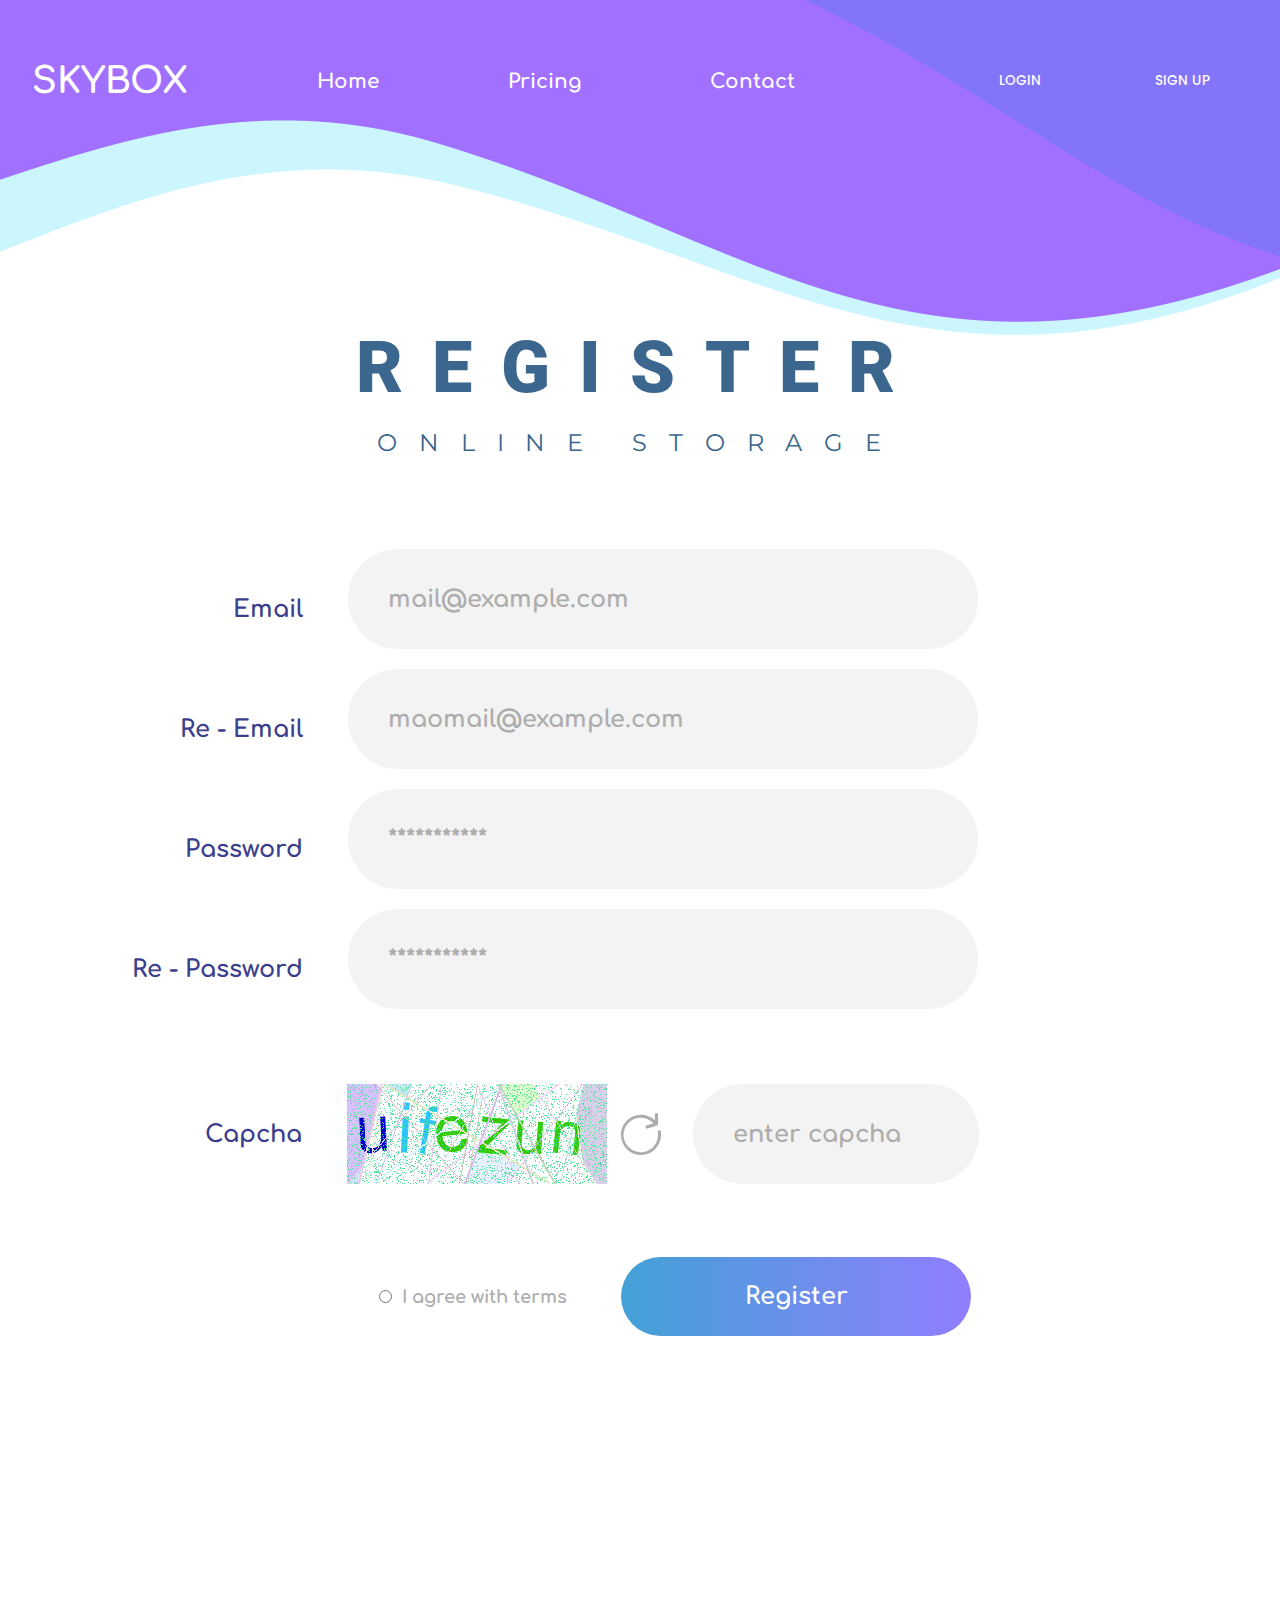
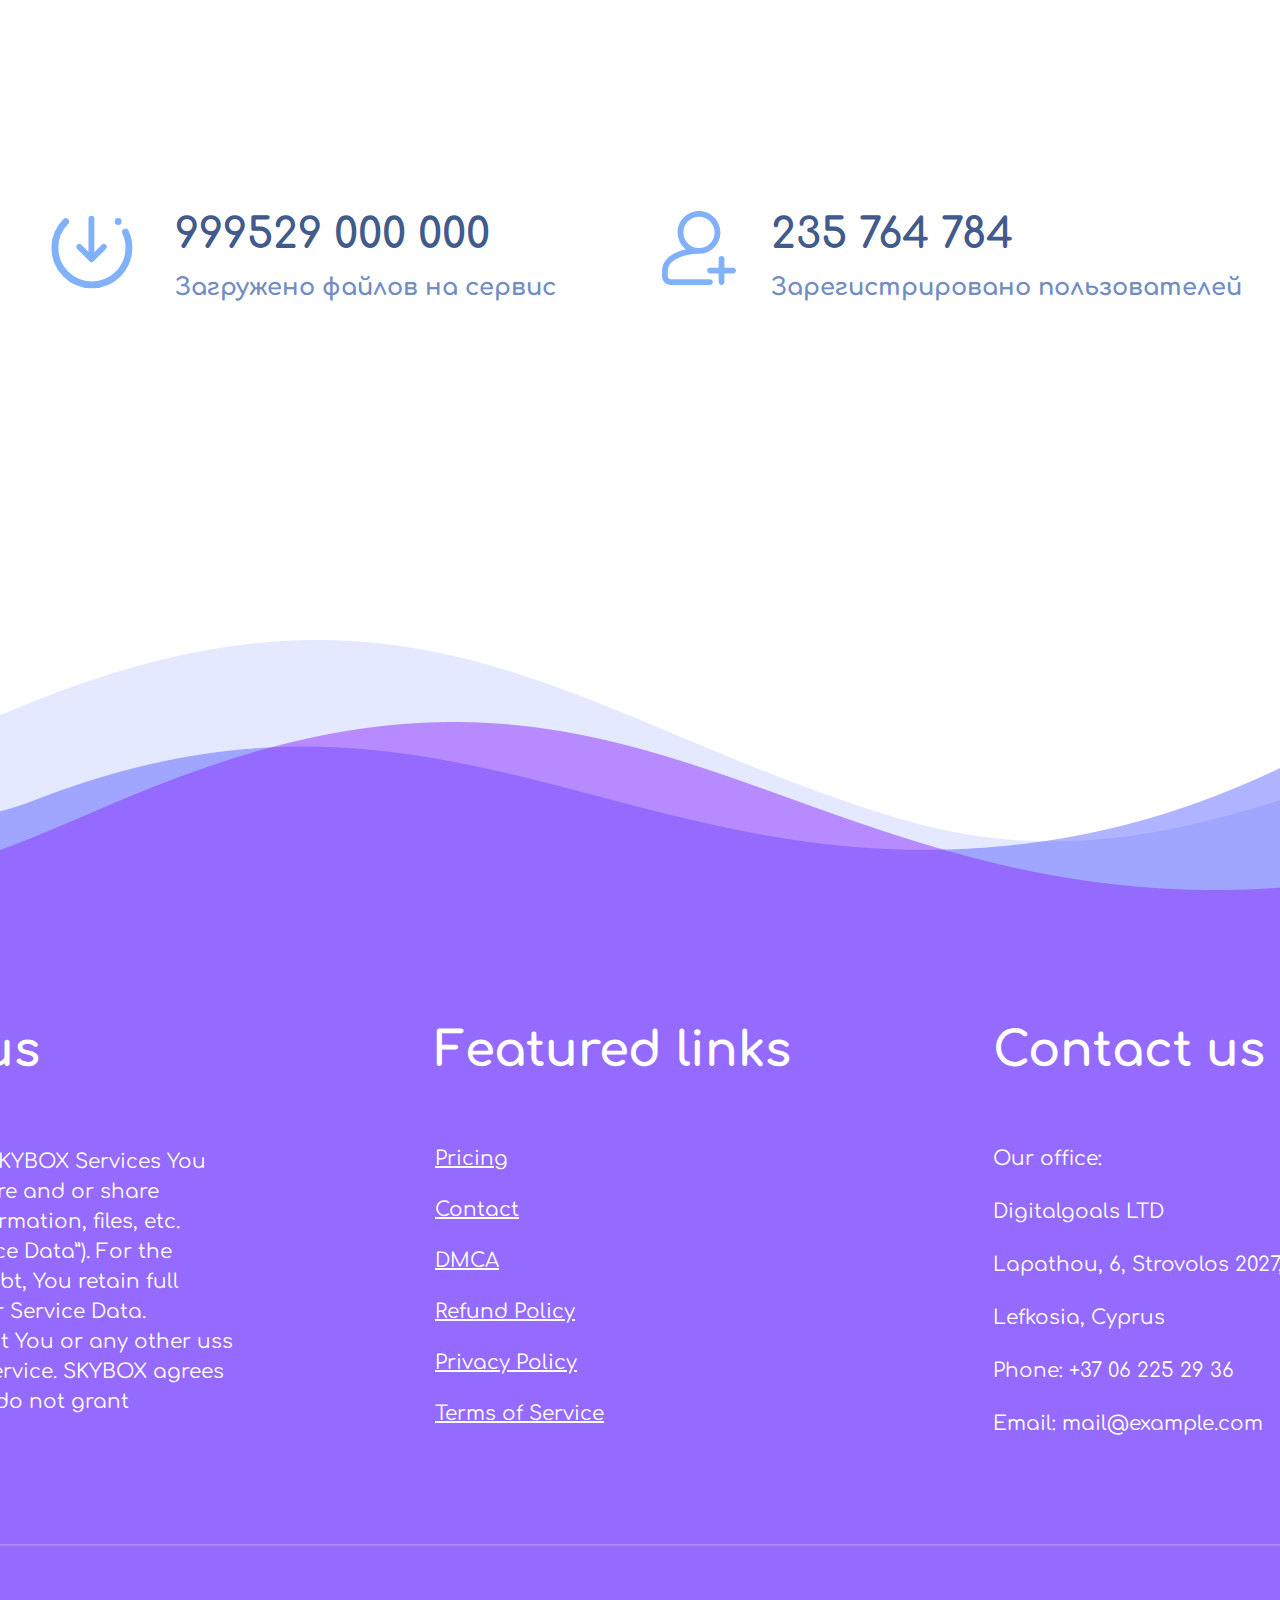
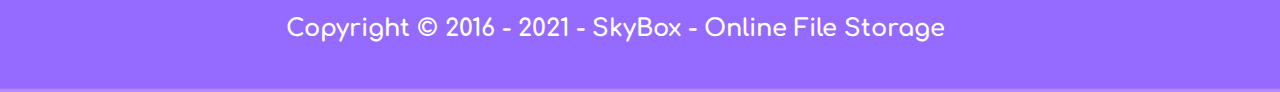
<file: Register.html>
<!DOCTYPE html>
<html lang="en">
<head>
    <meta charset="UTF-8">
    <meta http-equiv="X-UA-Compatible" content="IE=edge">
    <meta name="viewport" content="width=device-width, initial-scale=1.0">
    <title>SKY-cloud</title>
    <link rel="stylesheet" href="assets/css/style.css">
</head>
<body class="RegisterHTML ModalBody">
    <section class="Sec1">
        <header>
            <div class="HeaderDiv">
                <a href="index.html"><p class="LogoName">skybox</p></a>
                <a href="index.html">Home</a>
                <a href="Price.html">Pricing</a>
                <a href="Contact.html">Contact</a>
                <div>
                    <a href="Login.html">login</a>
                    <a href="Register.html">sign up</a>
                </div>
            </div>
        </header>
        <div class="Sec1Div">
            <h2>REgister</h2>
            <p class="Mont FirstPSec3">Online storage</p>
            <div class="NoRegisterDiv">
                <p>Email</p>
                <input type="email" required placeholder="mail@example.com">
            </div>
            <div class="NoRegisterDiv">
                <p>Re - Email</p>
                <input type="email" required placeholder="maomail@example.com">
            </div>
            <div class="NoRegisterDiv">
                <p>Password</p>
                <input type="password" required placeholder="***********">
            </div>
            <div class="NoRegisterDiv">
                <p>Re - Password</p>
                <input type="password" required placeholder="***********">
            </div>
            <div style="margin-top: 55px; margin-bottom: 73px;" class="NoRegisterDiv">
                <p>Capcha</p>
                <img src="assets/images/Register/Captcha.svg" alt="error">
                <img src="assets/images/Register/refresh.svg" alt="error" class="RefreshIng">
                <input type="text" placeholder="enter capcha" required>
            </div>
            <div class="RegisterDiv">
                <input type="radio">
                <p>I agree with terms</p>
                <a href="#" class="RegisterButton">Register</a>
            </div>
        </div>
    </section>
    <section class="Sec4">
        <div class="Sec4Div">
            <div style="display: flex;">
                <div class="Icons">
                    <img src="assets/images/index/IconDownloaded.svg" alt="error" class="IconDownloaded">
                    <div>
                        <h3>999529 000 000</h3>
                        <p>Загружено файлов на сервис</p>
                    </div>
                </div>
                <div class="Icons">
                    <img src="assets/images/index/RegisteredUsers.svg" alt="error" class="Registered">
                    <div>
                        <h3>235 764 784</h3>
                        <p>Зарегистрировано пользователей</p>
                    </div>
                </div>
            </div>
        </div>
    </section>
    <footer>
        <div class="ThreeFootersH2">
            <div>
                <h2 class="FooterH2">About us</h2>
                <p class="WhenUseSkyBox">When using the SKYBOX Services You may transmit, store and or share certain data, information, files, etc. (altogether “Service Data”). For the avoidance of doubt, You retain full ownership of Your Service Data. SKYBOX doea that You or any other uss while using the Service. SKYBOX agrees that these Terms do not grant</p>
            </div>
            <ul>
                <li class="FooterH2">Featured links</li>
                <li><a href="Price.html">Pricing</a></li>
                <li><a href="Contact.html">Contact</a></li>
                <li><a href="FAQ.html">DMCA</a></li>
                <li><a href="#">Refund Policy</a></li>
                <li><a href="#">Privacy Policy</a></li>
                <li><a href="#">Terms of Service</a></li>
            </ul>
            <div class="ContactUsFooter">
                <h2 class="FooterH2">Contact us</h2>
                <p>Our office:</p>
                <p>Digitalgoals LTD</p> 
                <p>Lapathou, 6, Strovolos 2027,</p> 
                <p>Lefkosia, Cyprus</p>
                <p>Phone: +37 06 225 29 36</p>
                <p>Email: mail@example.com</p> 
            </div>
        </div>
        <img src="assets/images/index/FooterLine.png" alt="error">
        <p class="Copyright">Copyright © 2016 - 2021 - SkyBox - Online File Storage</p>
    </footer>
</body>
</html>
</file>
<file: assets/css/style.css>
/* --------------------------- Обнуление встроенных отступов --------------------------- */
*{
    margin: 0;
    padding: 0;
    box-sizing: border-box;
}
/* --------------------------- Подключение семьи шрифтов Comfortaa --------------------------- */
@font-face{
    font-family: "Comfortaa";
    src: url(../fonts/Comfortaa-Regular.ttf);
    font-weight: 400;
}
@font-face{
    font-family: "Comfortaa";
    src: url(../fonts/Comfortaa-Bold.ttf);
    font-weight: 700;
}
/* --------------------------- Подключение семьи шрифтов Montserrat --------------------------- */
@font-face{
    font-family: "Montserrat";
    src: url(../fonts/Montserrat-Regular.ttf);
    font-weight: 400;
}
@font-face{
    font-family: "Montserrat";
    src: url(../fonts/Montserrat-Medium.ttf);
    font-weight: 500;
}
@font-face{
    font-family: "Montserrat";
    src: url(../fonts/Montserrat-SemiBold.ttf);
    font-weight: 600;
}
@font-face{
    font-family: "Montserrat";
    src: url(../fonts/Montserrat-Bold.ttf);
    font-weight: 700;
}
/* --------------------------- Подключение семьи шрифтов Roboto --------------------------- */
@font-face{
    font-family: "Roboto";
    src: url(../fonts/Roboto-Black.ttf);
    font-weight: 900;
}
@font-face{
    font-family: "Roboto";
    src: url(../fonts/Roboto-Light.ttf);
    font-weight: 300;
}
@font-face{
    font-family: "Roboto";
    src: url(../fonts/Roboto-Medium.ttf);
    font-weight: 500;
}
@font-face{
    font-family: "Roboto";
    src: url(../fonts/Roboto-Regular.ttf);
    font-weight: 400;
}
/* --------------------------- Подключение семьи шрифтов Poppins --------------------------- */
@font-face{
    font-family: "Poppins";
    src: url(../fonts/Poppins-Medium.ttf);
    font-weight: 500;
}
/* --------------------------- Настройка общего тела сайта --------------------------- */
body{
    width: 100%;
    display: flex;
    flex-direction: column;
    align-items: center;
    overflow-x: hidden;
}
/* --------------------------- Классы для отдельных семей шрифтов --------------------------- */
.Mont{
    font-family: "Montserrat";
}
.Poppins{
    font-family: "Poppins";
}
.Roboto{
    font-family: "Roboto";
}
.Comfort{
    font-family: "Comfortaa";
}
/* --------------------------- Настройка общей шапки сайта, её элементов --------------------------- */
.ModalBody header{
    background-image: url(../images/Register/HeaderBgModalForms.png);
    height: 405px;
    width: 1920px;
}
.ModalBody header .HeaderDiv{
    display: flex;
    padding: 0 352px;
    justify-content: space-between;
    height: 162px;
    align-items: center;
}
.ModalBody header .HeaderDiv a{
    color: white;
}
.ModalBody header div a{
    transition: 0.35s all;
    color: white;
    font-family: "Comfortaa", sans-serif;
    font-weight: 700;
    font-size: 20px;
}
.ModalBody header div div a{
    text-transform: uppercase;
    display: flex;
    width: 132px;
    height: 39px;
    align-items: center;
    justify-content: center;
    margin-left: 30px;
    border-radius: 30px;
    font-family: "Poppins", sans-serif;
    transition: 0.55s all;
    font-size: 13.5px;
    font-weight: 500;
}
.ModalBody header div div{
    display: flex;
}
.ModalBody header div div a:hover{
    background-color: white;
    color: #bb6df3;
}
/* --------------------------- Настройка общего подвала сайта, его элементов --------------------------- */
footer{
    height: 1086px;
    width: 1920px;
    background-image: url(../images/index/FooterBg.png);
    padding: 418px 185px 0 135px;
    font-family: "Comfortaa", sans-serif;
    color: white;
    text-align: center;
}
footer .ThreeFootersH2{
    display: flex;
    justify-content: space-between;
    margin-right: 132px;
    text-align: left;
}
footer .FooterH2{
    font-weight: 700;
    font-size: 48px;
    margin-bottom: 70px;
}
footer .WhenUseSkyBox{
    width: 418px;
    line-height: 150%;
    font-weight: 400;
    font-size: 20px;
}
footer ul{
    display: flex;
    flex-direction: column;
}
footer ul li{
    list-style-type: none;
    margin-bottom: 28px;
}
footer ul a{
    text-decoration: underline;
    color: white;
    font-weight: 400;
    font-size: 20px;
    display: flex;
    transition: 0.5s all;
}
footer ul a:hover{
    transform: scale(1.08);
    color: #43A1D6;
}
footer .ContactUsFooter p{
    font-weight: 400;
    font-size: 20px;
    margin-bottom: 30px;
}
footer img{
    margin-top: 79px;
    margin-bottom: 65px;
}
footer .Copyright{
    font-size: 24px;
    font-weight: 700;
}
/* ---------------------------------------------------------------------- Index.html ---------------------------------------------------------------------- */

/* --------------------------- Настройка первой секции страницы index.html, ее элементов --------------------------- */
.IndexHTML header{
    width: 1920px;
    height: 162px;
    display: flex;
    padding: 0 352px;
    justify-content: space-between;
}
.IndexHTML header a{
    transition: 0.35s all;
    color: white;
    font-family: "Comfortaa", sans-serif;
    font-weight: 700;
    font-size: 20px;
}
.IndexHTML header div a{
    text-transform: uppercase;
    display: flex;
    width: 132px;
    height: 39px;
    align-items: center;
    justify-content: center;
    margin-left: 30px;
    border-radius: 30px;
    font-family: "Poppins", sans-serif;
    transition: 0.55s all;
    font-size: 13.5px;
    font-weight: 500;
}
.IndexHTML header div{
    display: flex;
}
.IndexHTML header div a:hover{
    background-color: white;
    color: #bb6df3;
}
.IndexHTML header{
    align-items: center;
}
.IndexHTML .Sec1{
    background: url(../images/index/Sec1Bg.png) no-repeat center center / cover;
}
.IndexHTML .Sec1Div{
    height: 890px;
    width: 1920px;
}
.LogoName{
    text-transform: uppercase;
    font-family: "Comfortaa", sans-serif;
    font-size: 36px;
    font-weight: 700;
    color: white;
    display: flex;
}
a{
    text-decoration: none;
}
a:hover{
    transform: scale(1.08);
}
.IndexHTML .Sec1Div{
    padding: 128px 0 0 352px;
}
.IndexHTML .Sec1Div .Button{
    width: 308px;
    height: 79px;
    background: url(../images/index/ButtonSec1.png) no-repeat center center / cover;
    display: flex;
    align-items: center;
    color: white;
    justify-content: center;
    font-weight: 700;
    line-height: 26.76px;
    font-size: 24px;
    font-family: "Comfortaa", sans-serif;
}
.IndexHTML .Sec1Div h2{
    font-size: 72px;
    font-weight: 900;
    color: #3b668d;
    text-transform: uppercase;
    width: 507px;
    line-height: 97%;
    margin-bottom: 9px;
}
.IndexHTML .Sec1Div .MoreInfo:hover{
    transform: scale(1.1);
}
.IndexHTML .Sec1Div a{
    transition: 0.5s all;
}
/* --------------------------- Настройка второй секции сайта, ее элементов --------------------------- */
.IndexHTML .Sec2Div{
    display: flex;
    height: 1167px;
    width: 1920px;
    padding-top: 60px;
}
.IndexHTML .Sec2Div div img{
    margin-right: 25px;
    width: 93px;
    height: 90px;
}
.IndexHTML .Sec2Div div div{
    margin-bottom: 40px;
}
.IndexHTML .Sec2Div div div h4{
    margin-top: 7px;
    width: 441px;
}
.IndexHTML .Sec2Div div div p{
    color: #2b4964;
    line-height: 150%;
    font-size: 18px;
}
/* --------------------------- Настройка третьей секции сайта, ее элементов --------------------------- */
.IndexHTML .Sec3Div{
    text-align: center;
    height: 1279px;
    width: 1920px;
}
.IndexHTML .Sec3Div h2{
    margin-bottom: 23px;
}
.IndexHTML .Sec3Div .FirstPSec3{
    color: #79788f;
    font-size: 30px;
    font-weight: 400;
    margin-bottom: 20px;
}
.IndexHTML .Sec3Div div div .MemberShipFirstCard{
    transition: 0.3s all;
    border-radius: 20px;
    background-color: white;
    width: 450px;
    height: 808px;
    display: flex;
    flex-direction: column;
    justify-content: left;
}
.IndexHTML .RowSec3Div{
    display: flex;
    margin-top: 76px;
}
.IndexHTML .Sec3Div div div div:hover{
    filter: drop-shadow(0px 13px 27px rgba(0, 0, 0, 0.1));
    cursor: pointer;
    height: 1002px;
    width: 620px;
}

.IndexHTML .Sec3Div div div ul li{
    font-family: "Comfortaa", sans-serif;
    font-size: 24px;
    font-weight: 400;
    color: #567796;
    list-style-type: none;
    text-align: left;
    display: flex;
    flex-direction: row;
    justify-content: space-between;
    margin-bottom: 47px;
}
.IndexHTML .Sec3Div div div ul li::after{
    content: url(../images/index/check.svg);
    width: 20px;
    height: 17px;
}
.IndexHTML .Sec3Div div div ul{
    align-self: center;
    width: 308px;
}
.IndexHTML .Sec3Div div div .Sec3Button{
    width: 0.5px;
    height: 0.5px;
    color: transparent;
    background-color: transparent;
    transition: 0.4s all;
}
.IndexHTML .Sec3Div div div .MoneyBack{
    font-size: 0.5px;
    color: transparent;
    transition: 0.4s all;
}
.IndexHTML .Sec3Div div div div:hover .Sec3Button{
    width: 308px;
    height: 79px;
    color: white;
    background: linear-gradient(90deg, #43A1D6 0%, #907EFF 100%);
    border-radius: 62px;
    font-family: "Comfortaa", sans-serif;
    font-size: 24px;
    font-weight: 700;
    align-self: center;
    display: flex;
    align-items: center;
    justify-content: center;
}
.IndexHTML .Sec3Div div div div:hover .MemberShipTopFirst{
    width: 450px;
}

.IndexHTML .Sec3Div div div div .MemberShipTopFirst{
    width: 291px;
    transition: 0.4s all;
    height: 140px;
}
.IndexHTML .Sec3Div div div div .MemberShipTopSecond{
    width: 457px;
    transition: 0.4s all;
    height: 247px;
}
.IndexHTML .Sec3Div div div div:hover .MoneyBack{
    font-size: 18px;
    font-weight: 400;
    color: #567796;
    font-family: "Comfortaa", sans-serif;
    margin-top: 47px;
}
.IndexHTML .Sec3Div .MemberShipThirdCard{
    transition: 0.3s all;
    border-radius: 20px;
    background-color: white;
    width: 450px;
    height: 808px;
    display: flex;
    flex-direction: column;
    justify-content: right;
}
.IndexHTML .Sec3Div div div div:hover .MemberShipTopThird{
    height: 351px;
}
.MemberShipTopThird{
    height: 351px;
}
/* --------------------------- Настройка четвертой секции сайта, ее элементов --------------------------- */
.Sec4Div{
    width: 1920px;
    height: 261px;
    background: url(../images/index/Sec4Bg.png);
    margin-top: 200px;
    display: flex;
    justify-content: center;
    margin-bottom: 150px;
}
.Sec4Div .Icons{
    display: flex;
}
.Sec4Div .Icons .IconDownloaded{
    width: 106px;
    height: 106px;
    margin-right: 30px;
}
.Sec4Div .Icons .Registered{
    width: 74px;
    height: 74px;
    margin: 16px 35px 0 106px;
}
.Sec4Div .Icons p{
    font-family: "Comfortaa", sans-serif;
    font-size: 24px;
    font-weight: 700;
    margin-top: 16px;
    color: #718dc2;
}
.Sec4Div .Icons h3{
    font-family: "Comfortaa", sans-serif;
    font-size: 42px;
    font-weight: 700;
    margin-top: 16px;
    color: #425B8C;
}
.Sec4Div .Icons img{
    animation: scaling;
    animation-duration: 1.5s; 
    animation-iteration-count: infinite;
}
@keyframes scaling {
    0%{
        transform: scale(1);
    }
    50%{
        transform: scale(1.3);
    }
    100%{
        transform: scale(1);
    }
}
/* ---------------------------------------------------------------------- Contact.html ---------------------------------------------------------------------- */

/* --------------------------- Настройка первой секции сайта, ее элементов --------------------------- */
.ContactHTML{
    text-align: center;
}
.ContactHTML .Sec1Div{
    margin-top: -85px;
    height: 1044px;
    width: 1920px;
}
.ContactHTML .Sec1Div h2{
    font-size: 72px;
    color: #3b668d;
    letter-spacing: 0.405em;
    font-weight: 900;
    font-family: "Roboto", sans-serif;
    text-transform: uppercase;
}
.ContactHTML .Sec1Div p{
    letter-spacing: 0.905em;
    text-transform: uppercase;
    font-weight: 400;
    font-size: 24px;
    line-height: 150%;
    font-family: "Montserrat", sans-serif;
    margin-top: 15px;
    margin-bottom: 85px;
    color: #3b668d;
}
/* --------------------------- Настройка второй секции сайта, ее элементов --------------------------- */
.ContactHTML .Sec2Div{
    width: 1920px;
    height: 1000px;
    background: url(../images/contact/Sec2BgContact.png) no-repeat center center / cover;
    display: flex;
    flex-direction: column;
    justify-content: center;
    padding-top: 145px;
    font-family: "Comfortaa", sans-serif;
}
.ContactHTML .DropUsAline{
    font-size: 72px;
    color: #3b668d;
    font-weight: 700;
    line-height: 80px;
    margin-bottom: 29px;
}
.ContactHTML .Sec2Lorem{
    font-size: 30px;
    color: #79788f;
    font-weight: 400;
    margin-bottom: 79px;
}
.ContactHTML .EmailContactHtml{
    width: 630px;
    height: 100px;
    background-color: #f3f3f3;
    border-radius: 61px;
    color: #adadad;
    font-size: 24px;
    font-weight: 700;
    padding-left: 57px;
    outline: none;
    border: 0px;
    margin-bottom: 20px;
}
.ContactHTML .NameContactHtml{
    width: 630px;
    height: 100px;
    background-color: #f3f3f3;
    border-radius: 61px;
    color: #adadad;
    font-size: 24px;
    font-weight: 700;
    padding-left: 57px;
    outline: none;
    border: 0px;
    margin-bottom: 20px;
}
.ContactHTML .NameContactHtml::-webkit-input-placeholder{
    color: #adadad;
    font-size: 24px;
    font-weight: 700;
}
.ContactHTML .EmailContactHtml::-webkit-input-placeholder{
    color: #adadad;
    font-size: 24px;
    font-weight: 700;
}
.ContactHTML .BeforeInputP{
    color: #3b3f8d;
    font-size: 24px;
    font-weight: 700;
    margin-right: 45px;
}
.ContactHTML .Sec2Div div{
    display: flex;
    align-items: center;
    align-self: center;
}
.ContactHTML .Sec2Div textarea{
    width: 749px;
    height: 273px;
    align-self: center;
    padding: 30px;
    outline: none;
    border-radius: 50px;
    background-color: #f3f3f3;
    color: #adadad;
    font-size: 24px;
    font-weight: 700;
    resize: none;
    border: 0px;
    margin-bottom: 20px;
}
.ContactHTML .Sec2Div textarea::-webkit-input-placeholder{
    color: #adadad;
}
.ContactHTML .Sec2Div div a{
    background: linear-gradient(90deg, #43A1D6 0%, #907EFF 100%);
    border-radius: 62px;
    width: 250px;
    height: 79px;
    display: flex;
    align-items: center;
    justify-content: center;
    color: white;
    font-size: 24px;
    font-weight: 700;
    transition: 0.5s all;
    margin-left: 155px;
}
.ContactHTML .Sec2Div div .WeDont{
    font-size: 18px;
    font-weight: 700;
    color: #adadad;
}
/* ------------------- FAQ.html -------------------- */
.FAQHTML header{
    width: 1920px;
    height: 350px;
    display: flex;
    padding: 0 352px;
    justify-content: space-between;
    background: url(../images/FAQ/HeaderBgModalForms.png);
}
.FAQHTML header a{
    transition: 0.35s all;
    color: white;
    font-family: "Comfortaa", sans-serif;
    font-weight: 700;
    font-size: 20px;
}
.FAQHTML header div a{
    text-transform: uppercase;
    display: flex;
    width: 132px;
    height: 39px;
    align-items: center;
    justify-content: center;
    margin-left: 30px;
    border-radius: 30px;
    font-family: "Poppins", sans-serif;
    transition: 0.55s all;
    font-size: 13.5px;
    font-weight: 500;
}
.FAQHTML header div{
    display: flex;
    margin-top: 30px;
}
.FAQHTML .png{
    margin-top: -30px;
}
.FAQHTML header div a:hover{
    background-color: white;
    color: #bb6df3;
}
.IndexHTML header{
    align-items: center;
}
.FAQHTML .Sec1Div{
    height: 1545px;
    width: 1920px;
    background: url(../images/FAQ/BackGroundN.png) no-repeat;
    margin-top: -160px;
    display: flex;
    flex-direction: column;
    align-items: center;
    text-align: center;
   }
   .FAQHTML .Sec1Div .DivWithMinus{
    text-align: left;
    display: flex;
    width: 1200px;
    height: 87px;
    align-items: center;
    padding: 0 40px 0 54px;
    justify-content: space-between;
    margin-bottom: 13px;
   }
   .FAQHTML .Sec1Div .DivWithMinus h5{
    font-weight: 700;
    font-size: 30px;
    font-family: "Comfortaa", sans-serif;
    color: #46637e; 
   }
   .FAQHTML .Sec1Div .B2E3{
    background: linear-gradient(90deg, #B2E3FF 0%, #DFBFFF 100%);
   }
   .FAQHTML .Sec1Div .B2E4{
    background: linear-gradient(90deg, #B2E4FF 0%, #DFBFFF 100%);
    border-bottom-left-radius: 15px;
    border-bottom-right-radius: 15px;
   }
   .FAQHTML .Sec1Div .FirstPSec3{
    color: #3b668d;
    font-size: 24px;
    font-weight: 400;
    line-height: 150%;
    text-transform: uppercase;
    letter-spacing: 0.905em;
    margin: 15px 0 124px 0;
   }
   .FAQHTML .Sec1Div h2{
    text-transform: uppercase;
    color: #3B668D; 
    font-size: 72px; 
    font-weight: 900; 
    letter-spacing: 0.405em; 
    font-family: "Roboto", sans-serif;
    margin-top: 80px;
   }
   .FAQHTML .PlusMinusDiv{
    background: url(../images/FAQ/Plus.png) no-repeat center center / cover;
    width: 31px;
    height: 31px;
   }
   .FAQHTML .AllTheQuestion{
    display: flex;
    flex-direction: column;
   }
   .FAQHTML .AllTheQuestion:hover .Answer{
    width: 1103px;
    margin: 40px auto;
    text-align: left;
    font-size: 20px;
    font-family: "Comfortaa", sans-serif;
    font-weight: 400;
    color: #878787;
    transition: 0.5s all;
   }
   .FAQHTML .AllTheQuestion:hover .DivWithMinus{
    background: linear-gradient(90deg, #B1E3FF 0%, #DFBEFF 100%);
    cursor: pointer;
    border-top-left-radius: 15px;
    border-top-right-radius: 15px;
    border-bottom-left-radius: 0;
    border-bottom-right-radius: 0;
    transition: 0.5s all;
   }
   .FAQHTML .AllTheQuestion:hover .PlusMinusDiv{
    background: url(../images/FAQ/Minus.png) no-repeat center center / cover;
    width: 31px;
    height: 2px;
   }
   .FAQHTML .Answer{
    text-align: left;
    font-size: 0.5px;
    margin: 0 auto;
    width: 1103px;
    font-family: "Comfortaa", sans-serif;
    color: transparent;
    transition: 0.5s all;
   }
/* ---------------------------------------------------------------------- Login.html ---------------------------------------------------------------------- */

/* --------------------------- Настройка первой секции сайта, ее элементов --------------------------- */
.LoginHTML .Sec1Div{
    height: 1310px;
    width: 1920px;
    background: url(../images/Login/BackGroundN.png) no-repeat;
    margin-top: -160px;
    display: flex;
    flex-direction: column;
    align-items: center;
    text-align: center;
}
.LoginHTML .Sec1Div h2{
    text-transform: uppercase;
    color: #3B668D; 
    font-size: 72px; 
    font-weight: 900; 
    letter-spacing: 0.405em; 
    font-family: "Roboto", sans-serif;
    margin-top: 80px;
}
.LoginHTML .Sec1Div .FirstPSec3{
    color: #3b668d;
    font-size: 24px;
    font-weight: 400;
    line-height: 150%;
    text-transform: uppercase;
    letter-spacing: 0.905em;
    margin: 15px 0 124px 0;
}
.drop{
    text-align: center;
}
.tittle{
    font-family: 'Montserrat';
    font-style: normal;
    font-weight: 400;
    font-size: 24px;
    line-height: 150%;
    /* identical to box height, or 36px */
    letter-spacing: 0.905em;
    text-transform: uppercase;
    color: #3B668D
}
.Sec_9{
    width: 1920px;
    height: 800px;
}
.ping{
    width: 793px;
    height: 453px;
    margin-top: 50px;
    margin-left: 550px;
}
.namee{
    display: flex;
    justify-content: space-between;
}
.inptt{
    display: flex;
    justify-content: space-between;
    margin-top: 20px;
}
.sec9_tittle{
    font-family: 'Comfortaa';
    font-style: normal;
    font-weight: 700;
    font-size: 24px;
    line-height: 27px;
    /* identical to box height */
    color: #3B3F8D;
    margin-top: 25px;
}
.inpt2{
    width: 630px;
    height: 100px;
    background: #F3F3F3;
    border-radius: 61px;
    padding-left: 30px;
}
.btn5{
    width: 350px;
    height: 79px;
    background: linear-gradient(90deg, #43A1D6 0%, #907EFF 100%);
    border-radius: 62px;
    margin-left: -330px;
    font-family: 'Comfortaa';
    font-style: normal;
    font-weight: 700;
    font-size: 24px;
    line-height: 27px;
    /* identical to box height */
    text-align: center;
    color: #FFFFFF;
    margin-top: 30px;
    margin-left: 290px;
}
.sec9_tittle1{
    font-family: 'Comfortaa';
    font-style: normal;
    font-weight: 700;
    font-size: 18px;
    line-height: 20px;
    /* identical to box height */
    color: #ADADAD;
    margin-top: 20px;
    margin-left: 380px;
}
/* ---------------------------------------------------------------------- Price.html ---------------------------------------------------------------------- */

/* --------------------------- Настройка первой секции сайта, ее элементов --------------------------- */
.PriceHTML .Sec2Div{
    text-align: center;
    height: 1279px;
    width: 1920px;
}
.PriceHTML .Sec2Div h2{
    margin-bottom: 23px;
}
.PriceHTML .Sec2Div .FirstPSec3{
    color: #3b668d;
    font-size: 24px;
    font-weight: 400;
    line-height: 150%;
    text-transform: uppercase;
    letter-spacing: 0.905em;
}
.PriceHTML .Sec2Div div div .MemberShipFirstCard{
    transition: 0.3s all;
    border-radius: 20px;
    background-color: white;
    width: 450px;
    height: 808px;
    display: flex;
    flex-direction: column;
    justify-content: left;
}
.PriceHTML .RowSec3Div{
    display: flex;
    margin-top: 156px;
}
.PriceHTML .Sec2Div div div div:hover{
    filter: drop-shadow(0px 13px 27px rgba(0, 0, 0, 0.1));
    cursor: pointer;
    height: 1002px;
    width: 620px;
}
.PriceHTML .Sec2Div div div ul li{
    font-family: "Comfortaa", sans-serif;
    font-size: 24px;
    font-weight: 400;
    color: #567796;
    list-style-type: none;
    text-align: left;
    display: flex;
    flex-direction: row;
    justify-content: space-between;
    margin-bottom: 47px;
}
.PriceHTML .Sec2Div div div ul li::after{
    content: url(../images/index/check.svg);
    width: 20px;
    height: 17px;
}
.PriceHTML .Sec2Div div div ul{
    align-self: center;
    width: 308px;
}
.PriceHTML .Sec2Div div div .Sec3Button{
    width: 0.5px;
    height: 0.5px;
    color: transparent;
    background-color: transparent;
    transition: 0.4s all;
}
.PriceHTML .Sec2Div div div .MoneyBack{
    font-size: 0.5px;
    color: transparent;
    transition: 0.4s all;
}
.PriceHTML .Sec2Div div div div:hover .Sec3Button{
    width: 308px;
    height: 79px;
    color: white;
    background: linear-gradient(90deg, #43A1D6 0%, #907EFF 100%);
    border-radius: 62px;
    font-family: "Comfortaa", sans-serif;
    font-size: 24px;
    font-weight: 700;
    align-self: center;
    display: flex;
    align-items: center;
    justify-content: center;
}
.PriceHTML .Sec2Div div div div:hover .MemberShipTopFirst{
    width: 450px;
}
.PriceHTML .Sec2Div div div div .MemberShipTopFirst{
    width: 291px;
    transition: 0.4s all;
    height: 140px;
}
.PriceHTML .Sec2Div div div div .MemberShipTopSecond{
    width: 457px;
    transition: 0.4s all;
    height: 247px;
}
.PriceHTML .Sec2Div div div div:hover .MoneyBack{
    font-size: 18px;
    font-weight: 400;
    color: #567796;
    font-family: "Comfortaa", sans-serif;
    margin-top: 47px;
}
.PriceHTML .Sec2Div .MemberShipThirdCard{
    transition: 0.3s all;
    border-radius: 20px;
    background-color: white;
    width: 450px;
    height: 808px;
    display: flex;
    flex-direction: column;
    justify-content: right;
}
.PriceHTML .Sec2Div div div div:hover .MemberShipTopThird{
    height: 351px;
}
.PriceHTML .MemberShipTopThird{
    height: 351px;
}
/* ---------------------------------------------------------------------- Profile.html ---------------------------------------------------------------------- */

/* --------------------------- Настройка первой секции сайта, ее элементов --------------------------- */
.ProfileHTML .Sec1Div{
    width: 1920px;
    height: 1720px;
    background: url(../images/Profile/BackGroundN.png) no-repeat;
    margin-top: -160px;
    display: flex;
    flex-direction: column;
    align-items: center;
    text-align: center;
}
.ProfileHTML .Sec1Div div .BorderDivProfile{
    display: flex;
    width: 313px;
    height: 164px;
    background: #FFFFFF;
    border: 2px solid #F0F0F0;
    border-radius: 10px;
    align-items: center;
    margin: 0 71px; 
}
.ProfileHTML .Sec1Div div{
    display: flex;
    align-items: center;
}
.ProfileHTML .Sec1Div .AllProfileDivs{
    display: flex;
    flex-wrap: wrap;
    margin: 100px -71px;
}
.ProfileHTML .PinkText{
    font-weight: 400;
    font-size: 24px;
    color: #f36dd4;
    text-transform: uppercase;
    font-family: "Roboto", sans-serif;
}
.ProfileHTML .BlueText{
    font-weight: 400;
    font-size: 18px;
    color: #3b668d;
    text-transform: uppercase;
    font-family: "Roboto", sans-serif;
}
.ProfileHTML .Sec1Div div img{
    width: 114px;
    height: 124px;
    margin-left: 20px;
}
.ProfileHTML .Sec1Div div div div{
    display: flex;
    flex-direction: column;
}
.ProfileHTML .Sec1Div h2{
    text-transform: uppercase;
    color: #3B668D; 
    font-size: 72px; 
    font-weight: 900; 
    letter-spacing: 0.405em; 
    font-family: "Roboto", sans-serif;
    margin-top: 80px;
}
.ProfileHTML .Sec1Div .FirstPSec3{
    color: #3b668d;
    font-size: 24px;
    font-weight: 400;
    line-height: 150%;
    text-transform: uppercase;
    letter-spacing: 0.905em;
    margin-top: 15px;
}
.ProfileHTML .Sec1Div input[type="email"]{
    width: 736px;
    height: 100px;
    margin-bottom: 20px;
    border: 0px;
    outline: none;
    background-color: #f3f3f3;
    color: #adadad;
    font-size: 24px;
    font-weight: 700; 
    border-radius: 61px;
    padding-left: 40px;
    padding-right: 260px;
    font-family: "Comfortaa", sans-serif;
}
.ProfileHTML .Sec1Div input[type="password"]{
    width: 736px;
    height: 100px;
    margin-bottom: 20px;
    border: 0px;
    outline: none;
    background-color: #f3f3f3;
    color: #adadad;
    font-size: 24px;
    font-weight: 700; 
    border-radius: 61px;
    padding-left: 40px;
    font-family: "Comfortaa", sans-serif;
}
.ProfileHTML .Sec1Div input[type="password"]::-webkit-input-placeholder{
    color: #adadad;
    font-size: 24px;
    font-weight: 700; 
    font-family: "Comfortaa", sans-serif;
}
.ProfileHTML .Sec1Div input[type="email"]::-webkit-input-placeholder{
    color: #adadad;
    font-size: 24px;
    font-weight: 700; 
    font-family: "Comfortaa", sans-serif;
}
.ProfileHTML .VerifyButton{
    background: linear-gradient(90deg, #43A1D6 0%, #907EFF 100%);
    border-radius: 62px;
    margin-left: -260px;
    color: white;
    font-size: 24px;
    font-weight: 700;
    font-family: "Comfortaa", sans-serif;
    display: flex;
    justify-content: center;
    align-items: center;
    width: 250px;
    height: 79px;
    margin-top: -20px;
    transition: 0.5s all;
}
.ProfileHTML .BeforeInputTextProfile{
    width: 214px;
    text-align: right;
    color: #3b3f8d;
    font-size: 24px;
    font-weight: 700;
    font-family: "Comfortaa", sans-serif;
    margin-right: 44px;
}
.ProfileHTML .InstructionsText{
    color: #bb6df3;
    font-size: 16px;
    font-weight: 700;
    font-family: "Comfortaa", sans-serif;
    margin: 31px 0 45px 50px;
}
.ProfileHTML .SaveProfileButton{
    background: linear-gradient(90deg, #43A1D6 0%, #907EFF 100%);
    border-radius: 62px;
    color: white;
    font-size: 24px;
    font-weight: 700;
    font-family: "Comfortaa", sans-serif;
    display: flex;
    justify-content: center;
    align-items: center;
    width: 350px;
    height: 79px;
    transition: 0.5s all;
}
.ProfileHTML .GrayText{
    font-weight: 700;
    color: #adadad;
    font-size: 18px;
    font-family: "Comfortaa", sans-serif;
}
/* ---------------------------------------------------------------------- Register.html ---------------------------------------------------------------------- */
.RegisterHTML .Sec1Div{
    width: 1920px;
    height: 1350px;
    background: url(../images/Register/BackGroundN.png) no-repeat;
    display: flex;
    align-items: center;
    flex-direction: column;
    margin-top: -160px;
}
.RegisterHTML .Sec1Div .NoRegisterDiv{
    display: flex;
    align-items: center;
    margin-left: -175px;
}
.RegisterHTML .Sec1Div h2{
    text-transform: uppercase;
    color: #3B668D; 
    font-size: 72px; 
    font-weight: 900; 
    letter-spacing: 0.405em; 
    font-family: "Roboto", sans-serif;
    margin-top: 80px;
}
.RegisterHTML .Sec1Div .FirstPSec3{
    color: #3b668d;
    font-size: 24px;
    font-weight: 400;
    line-height: 150%;
    text-transform: uppercase;
    letter-spacing: 0.905em;
    margin-top: 15px;
    margin-bottom: 88px;
}
.RegisterHTML .Sec1Div input[type="email"]{
    width: 630px;
    height: 100px;
    margin-bottom: 20px;
    border: 0px;
    outline: none;
    background-color: #f3f3f3;
    color: #adadad;
    font-size: 24px;
    font-weight: 700; 
    border-radius: 61px;
    padding-left: 40px;
    padding-right: 260px;
    font-family: "Comfortaa", sans-serif;
}
.RegisterHTML .Sec1Div input[type="password"]{
    width: 630px;
    height: 100px;
    margin-bottom: 20px;
    border: 0px;
    outline: none;
    background-color: #f3f3f3;
    color: #adadad;
    font-size: 24px;
    font-weight: 700; 
    border-radius: 61px;
    padding-left: 40px;
    font-family: "Comfortaa", sans-serif;
}
.RegisterHTML .Sec1Div input[type="password"]::-webkit-input-placeholder{
    color: #adadad;
    font-size: 24px;
    font-weight: 700; 
    font-family: "Comfortaa", sans-serif;
}
.RegisterHTML .Sec1Div input[type="email"]::-webkit-input-placeholder{
    color: #adadad;
    font-size: 24px;
    font-weight: 700; 
    font-family: "Comfortaa", sans-serif;
}
.RegisterHTML .Sec1Div .NoRegisterDiv p{
    width: 175px;
    color: #3b3f8d;
    font-family: "Comfortaa", sans-serif;
    text-align: right;
    font-weight: 700;
    font-size: 24px;
    margin-right: 45px;
}
.RegisterHTML .Sec1Div .RefreshIng{
    width: 42px;
    height: 42px;
    margin-left: 13px;
    display: flex;
    animation: rotating 2s infinite;
}
@keyframes rotating {
    0%{
        transform: rotate(0deg);
    }
    100%{
        transform: rotate(360deg);
    }
}
.RegisterHTML .Sec1Div .RefreshIng:hover{
    cursor: pointer;
}
.RegisterHTML .Sec1Div input[type="text"]{
    width: 286px;
    height: 100px;
    margin-left: 31px;
    border: 0px;
    outline: none;
    background-color: #f3f3f3;
    color: #adadad;
    font-size: 24px;
    font-weight: 700; 
    border-radius: 61px;
    padding-left: 40px;
    font-family: "Comfortaa", sans-serif;
}
.RegisterHTML .Sec1Div input[type="text"]::-webkit-input-placeholder{
    color: #adadad;
    font-size: 24px;
    font-weight: 700; 
    font-family: "Comfortaa", sans-serif;
}
.RegisterHTML .RegisterButton{
    width: 350px;
    height: 79px;
    background: linear-gradient(90deg, #43A1D6 0%, #907EFF 100%);
    border-radius: 62px;
    color: white;
    font-family: "Comfortaa", sans-serif;
    font-weight: 700;
    font-size: 24px;
    display: flex;
    justify-content: center;
    align-items: center;
    transition: 0.5s all;
}
.RegisterHTML .RegisterDiv p{
    margin-left: 10px;
    margin-right: 54px;
    color: #adadad;
    font-size: 18px;
    font-weight: 700;
    font-family: "Comfortaa", sans-serif;
}
.RegisterHTML .RegisterDiv{
    display: flex;
    align-items: center;
    margin-left: 70px;
}
</file>
